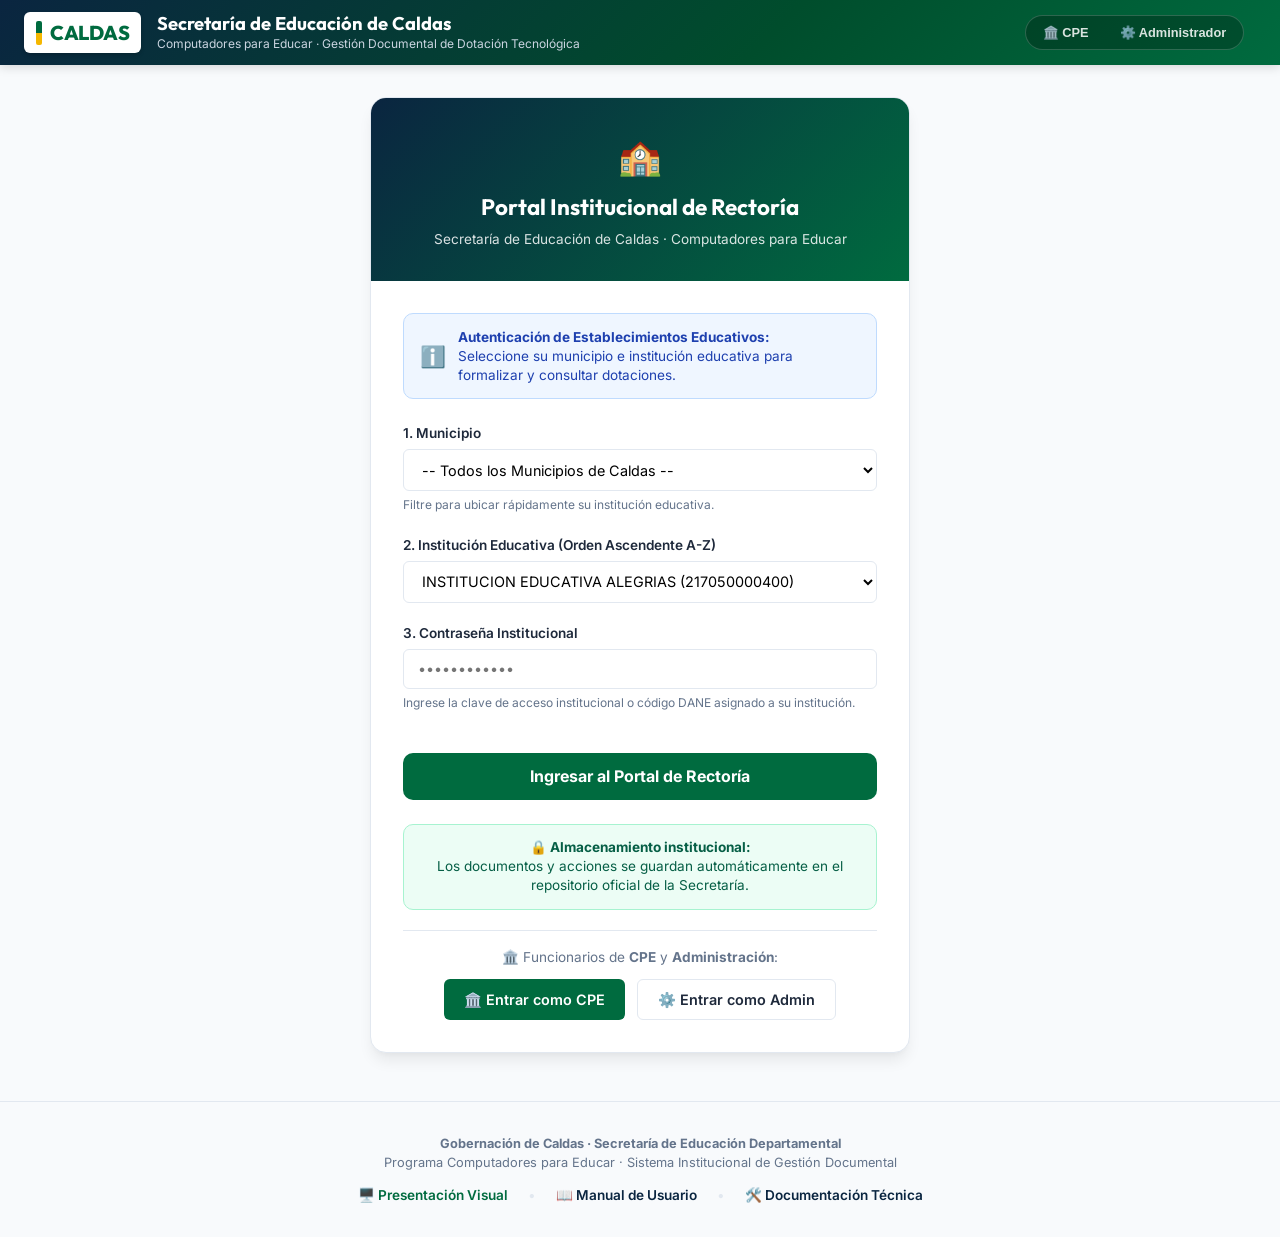
<file: index.html>
<!DOCTYPE html>
<html lang="es">
<head>
    <meta charset="UTF-8">
    <meta name="viewport" content="width=device-width, initial-scale=1.0">
    <title>Sistema de Gestión Documental | Secretaría de Educación de Caldas & Computadores para Educar</title>
    <meta name="description" content="Aplicación web estática para la generación, diligenciamiento, legalización y control de expedientes de dotación tecnológica LOG-026-F, LOG-029-F y LOG-007-F.">
    
    <!-- Tipografía Moderna Google Fonts -->
    <link rel="preconnect" href="https://fonts.googleapis.com">
    <link rel="preconnect" href="https://fonts.gstatic.com" crossorigin>
    <link href="https://fonts.googleapis.com/css2?family=Inter:wght@400;500;600;700&family=Outfit:wght@600;700;800&display=swap" rel="stylesheet">

    <!-- Estilos de Diseño Institucional -->
    <link rel="stylesheet" href="./css/styles.css">

    <!-- Google Identity Services (OAuth 2.0 Token Client) -->
    <script src="https://accounts.google.com/gsi/client" async defer></script>

    <!-- Bibliotecas Locales / CDN Fallbacks -->
    <script src="./vendor/jszip.min.js"></script>
    <script>
        if (typeof JSZip === 'undefined') {
            document.write('<script src="https://cdnjs.cloudflare.com/ajax/libs/jszip/3.10.1/jszip.min.js"><\/script>');
        }
    </script>

    <script src="./vendor/xlsx.full.min.js"></script>
    <script>
        if (typeof XLSX === 'undefined') {
            document.write('<script src="https://cdn.jsdelivr.net/npm/xlsx@0.18.5/dist/xlsx.full.min.js"><\/script>');
        }
    </script>

    <script src="./vendor/exceljs.min.js"></script>
    <script>
        if (typeof ExcelJS === 'undefined') {
            document.write('<script src="https://cdnjs.cloudflare.com/ajax/libs/exceljs/4.4.0/exceljs.min.js"><\/script>');
        }
    </script>
</head>
<body>

    <!-- ENCABEZADO INSTITUCIONAL GOBERNACIÓN DE CALDAS -->
    <header class="header-bar">
        <div class="header-container">
            <div class="brand-wrapper">
                <div class="brand-logo-badge">
                    <div class="flag-stripe"></div>
                    <span>CALDAS</span>
                </div>
                <div class="brand-titles">
                    <h1>Secretaría de Educación de Caldas</h1>
                    <p>Computadores para Educar &middot; Gestión Documental de Dotación Tecnológica</p>
                </div>
            </div>

            <div style="display: flex; align-items: center; gap: 0.75rem; flex-wrap: wrap;">
                <nav id="header-roles-nav" class="header-roles-nav">
                    <button type="button" id="header-btn-cpe" class="header-role-btn" onclick="appController.handleHeaderRoleSelect('coordinador')">
                        🏛️ CPE
                    </button>
                    <button type="button" id="header-btn-admin" class="header-role-btn" onclick="appController.handleHeaderRoleSelect('administrador')">
                        ⚙️ Administrador
                    </button>
                </nav>
                <div id="header-session-area" class="user-menu"></div>
            </div>
        </div>
    </header>

    <!-- CONTENEDOR PRINCIPAL DE LA APLICACIÓN -->
    <main class="app-layout">
        <div id="app-root">
            <div style="text-align: center; padding: 4rem 1rem;">
                <h3 style="color: var(--primary);">Cargando Sistema de Gestión Documental...</h3>
                <p style="color: var(--text-muted); font-size: 0.9rem; margin-top: 0.5rem;">Inicializando datos y plantillas institucionales.</p>
            </div>
        </div>
    </main>

    <!-- PIE DE PÁGINA -->
    <footer style="text-align: center; padding: 2rem 1rem; color: var(--text-muted); font-size: 0.8rem; border-top: 1px solid var(--border); margin-top: 3rem;">
        <p><strong>Gobernación de Caldas &middot; Secretaría de Educación Departamental</strong></p>
        <p>Programa Computadores para Educar &middot; Sistema Institucional de Gestión Documental</p>
        <div style="margin-top: 0.75rem; display: flex; justify-content: center; gap: 1.25rem; flex-wrap: wrap; font-size: 0.85rem;">
            <a href="./presentacion.html" target="_blank" style="color: var(--primary); font-weight: 600; text-decoration: none;">🖥️ Presentación Visual</a>
            <span style="color: var(--border);">&bull;</span>
            <a href="./MANUAL_USUARIO.md" target="_blank" style="color: var(--navy); font-weight: 600; text-decoration: none;">📖 Manual de Usuario</a>
            <span style="color: var(--border);">&bull;</span>
            <a href="./DOCUMENTACION_TECNICA.md" target="_blank" style="color: var(--navy); font-weight: 600; text-decoration: none;">🛠️ Documentación Técnica</a>
        </div>
    </footer>

    <!-- CONTENEDOR DE NOTIFICACIONES TOAST -->
    <div id="toast-container" class="toast-container"></div>

    <!-- ================================================================= -->
    <!-- MODALES INTERACTIVOS -->
    <!-- ================================================================= -->

    <!-- Modal 1: Devolución con Observaciones -->
    <div id="modal-return" class="modal-overlay" style="display: none;">
        <div class="modal-content">
            <div class="modal-header">
                <h3>Devolver Expediente <span id="return-target-text"></span></h3>
                <button class="modal-close" onclick="appController.closeAllModals()">&times;</button>
            </div>
            <div class="modal-body">
                <div class="form-group">
                    <label class="form-label">Motivo de la Devolución *</label>
                    <select id="return-motivo" class="form-select" required>
                        <option value="">Seleccione el motivo...</option>
                        <option value="Firma ilegible o faltante">Firma ilegible o faltante</option>
                        <option value="Inconsistencia en serial o terminal">Inconsistencia en serial o terminal</option>
                        <option value="Documento de identidad no coincide">Documento de identidad no coincide</option>
                        <option value="Datos incompletos en el acta">Datos incompletos en el acta</option>
                        <option value="Documento borroso o cortado">Documento borroso o cortado</option>
                        <option value="Otro motivo institucional">Otro motivo institucional</option>
                    </select>
                </div>
                <div class="form-group">
                    <label class="form-label">Observaciones y Correcciones Requeridas *</label>
                    <textarea id="return-observaciones" class="form-control" rows="4" placeholder="Describa detalladamente qué debe corregir el usuario..." required></textarea>
                </div>
            </div>
            <div class="modal-footer">
                <button class="btn btn-secondary" onclick="appController.closeAllModals()">Cancelar</button>
                <button class="btn btn-danger" onclick="appController.confirmReturnDoc()">Confirmar Devolución</button>
            </div>
        </div>
    </div>

    <!-- Modal 2: Carga en Nombre de Otra Persona (Actuación en Representación) -->
    <div id="modal-behalf" class="modal-overlay" style="display: none;">
        <div class="modal-content">
            <div class="modal-header">
                <h3>Cargar Documento en Nombre <span id="behalf-target-text"></span></h3>
                <button class="modal-close" onclick="appController.closeAllModals()">&times;</button>
            </div>
            <div class="modal-body">
                <p style="font-size: 0.85rem; color: var(--text-muted); margin-bottom: 1rem;">
                    Según la directriz de auditoría, se registrará su identidad real como actor y el motivo que justifica la actuación en representación.
                </p>
                <div class="form-group">
                    <label class="form-label">Motivo Institucional de la Representación *</label>
                    <input type="text" id="behalf-motivo" class="form-control" placeholder="Ej: Acudiente en zona rural sin conectividad; documento físico firmado recibido en sede." required>
                </div>
                <div class="form-group">
                    <label class="form-label">Seleccione el Archivo Firmado / Diligenciado *</label>
                    <input type="file" id="behalf-file-input" class="form-control" accept=".pdf,.docx,.jpg,.png" required>
                </div>
            </div>
            <div class="modal-footer">
                <button class="btn btn-secondary" onclick="appController.closeAllModals()">Cancelar</button>
                <button class="btn btn-primary" onclick="appController.confirmUploadOnBehalf()">Confirmar Carga</button>
            </div>
        </div>
    </div>

    <!-- Modal 3: Remisión de Formatos de Bolsa por el Rector -->
    <div id="modal-submit-bolsa" class="modal-overlay" style="display: none;">
        <div class="modal-content">
            <div class="modal-header">
                <h3>Remitir Formato de Bolsa a Coordinación</h3>
                <button class="modal-close" onclick="appController.closeAllModals()">&times;</button>
            </div>
            <div class="modal-body">
                <div class="form-group">
                    <label class="form-label">Archivo Diligenciado / Firmado (Opcional si ya se generó en el sistema)</label>
                    <input type="file" id="submit-bolsa-file" class="form-control" accept=".docx,.xlsx,.pdf">
                    <span class="form-hint">Si editó el archivo en su computador, cárguelo aquí para registrar la nueva versión.</span>
                </div>
                <div class="form-group">
                    <label class="form-label">Comentarios para el Coordinador</label>
                    <textarea id="submit-bolsa-comments" class="form-control" rows="3" placeholder="Información sobre la sede o validación en zona..."></textarea>
                </div>
            </div>
            <div class="modal-footer">
                <button class="btn btn-secondary" onclick="appController.closeAllModals()">Cancelar</button>
                <button class="btn btn-primary" onclick="appController.confirmSubmitBolsa()">Remitir al Coordinador</button>
            </div>
        </div>
    </div>

    <!-- Modal 4: Configuración de Google Drive & OAuth -->
    <div id="modal-drive-config" class="modal-overlay" style="display: none;">
        <div class="modal-content">
            <div class="modal-header">
                <h3>Parámetros de Google Drive & OAuth</h3>
                <button class="modal-close" onclick="appController.closeAllModals()">&times;</button>
            </div>
            <div class="modal-body">
                <p style="font-size: 0.85rem; color: var(--text-muted); margin-bottom: 1rem;">
                    Configure la integración directa con Google Drive sin servidores. El Client ID es público por diseño para aplicaciones web estáticas en navegador.
                </p>
                <div class="form-group">
                    <label class="form-label">Google Cloud OAuth Client ID</label>
                    <input type="text" id="config-client-id" class="form-control" placeholder="145744770636-qt8k12nfam0fmjfkpi66ct0fkq9b9n9j.apps.googleusercontent.com" value="145744770636-qt8k12nfam0fmjfkpi66ct0fkq9b9n9j.apps.googleusercontent.com">
                    <span class="form-hint">Creado en Google Cloud Console para la URL de GitHub Pages.</span>
                </div>
                <div class="form-group">
                    <label class="form-label">URL del puente de almacenamiento (Apps Script)</label>
                    <input type="url" id="config-relay-url" class="form-control" placeholder="https://script.google.com/macros/s/.../exec">
                    <span class="form-hint">Permite guardar todos los archivos y acciones en la carpeta institucional sin que los usuarios inicien sesión con Google. Ver apps-script/README.md.</span>
                </div>
                <div class="form-group">
                    <label class="form-label">Clave del puente (opcional)</label>
                    <input type="password" id="config-relay-key" class="form-control" autocomplete="off">
                    <span class="form-hint">Debe coincidir con RELAY_KEY del script, si se definió.</span>
                </div>
                <div id="config-drive-status" class="form-hint" style="margin-top: 0.5rem;"></div>
            </div>
            <div class="modal-footer">
                <button class="btn btn-secondary" onclick="appController.closeAllModals()">Cancelar</button>
                <button class="btn btn-primary" onclick="appController.saveDriveConfig()">Guardar Configuración</button>
            </div>
        </div>
    </div>

    <!-- Modal 5: Historial y Versiones del Documento -->
    <div id="modal-doc-history" class="modal-overlay" style="display: none;">
        <div class="modal-content" style="max-width: 750px;">
            <div class="modal-header">
                <h3>Historial de Versiones: <span id="history-doc-title"></span></h3>
                <button class="modal-close" onclick="appController.closeAllModals()">&times;</button>
            </div>
            <div class="modal-body">
                <div class="table-responsive">
                    <table class="table-custom">
                        <thead>
                            <tr>
                                <th>Versión</th>
                                <th>Estado</th>
                                <th>Actor</th>
                                <th>Comentarios</th>
                                <th>Fecha</th>
                            </tr>
                        </thead>
                        <tbody id="history-table-body"></tbody>
                    </table>
                </div>
            </div>
            <div class="modal-footer">
                <button class="btn btn-secondary" onclick="appController.closeAllModals()">Cerrar</button>
            </div>
        </div>
    </div>

    <!-- Modal 6: Acceso Autorizado CPE y Administrador -->
    <div id="modal-staff-login" class="modal-overlay" style="display: none;">
        <div class="modal-content" style="max-width: 480px;">
            <div class="modal-header">
                <h3 id="staff-modal-title">Acceso Oficial CPE</h3>
                <button class="modal-close" onclick="appController.closeAllModals()">&times;</button>
            </div>
            <div class="modal-body">
                <p id="staff-modal-desc" style="font-size: 0.85rem; color: var(--text-muted); margin-bottom: 1.25rem;">
                    Ingrese la contraseña institucional para continuar.
                </p>
                <input type="hidden" id="staff-login-role" value="coordinador">

                <form onsubmit="event.preventDefault(); appController.confirmStaffLogin();">
                    <div class="form-group" style="margin-bottom: 1rem;">
                        <label class="form-label" for="staff-login-password">Contraseña Institucional</label>
                        <input type="password" id="staff-login-password" class="form-control" placeholder="••••••••••••" autocomplete="current-password" required>
                    </div>
                    <div style="display: flex; justify-content: flex-end; gap: 0.5rem; margin-top: 1rem;">
                        <button type="button" class="btn btn-secondary" onclick="appController.closeAllModals()">Cancelar</button>
                        <button type="submit" id="staff-login-btn" class="btn btn-primary">Ingresar</button>
                    </div>
                </form>
            </div>
        </div>
    </div>

    <!-- Módulos de la Aplicación -->
    <script src="./js/seriales-source.js?v=20261028v18"></script>
    <script src="./js/store.js?v=20261028v18"></script>
    <script src="./js/drive.js?v=20261028v18"></script>
    <script src="./js/auth.js?v=20261028v18"></script>
    <script src="./js/generator.js?v=20261028v18"></script>
    <script src="./js/workflow.js?v=20261028v18"></script>
    <script src="./js/app.js?v=20261028v18"></script>

</body>
</html>
</file>
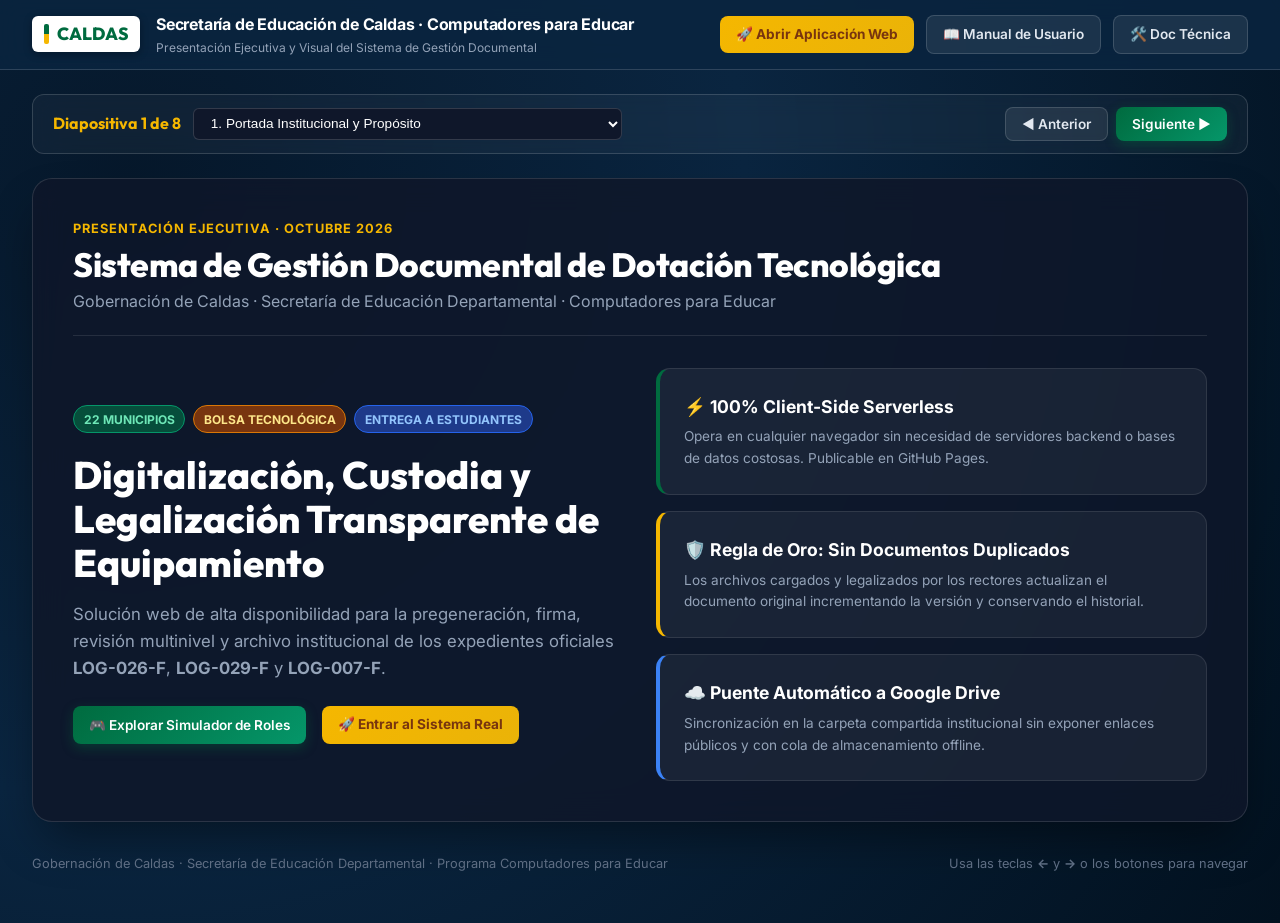
<file: presentacion.html>
<!DOCTYPE html>
<html lang="es">
<head>
    <meta charset="UTF-8">
    <meta name="viewport" content="width=device-width, initial-scale=1.0">
    <title>Presentación Visual Ejecutiva | Sistema de Gestión Documental Caldas & CPE</title>
    <meta name="description" content="Presentación visual, técnica y ejecutiva del Sistema de Gestión Documental de Dotación Tecnológica para la Secretaría de Educación de Caldas y Computadores para Educar.">

    <!-- Tipografía Institucional Google Fonts -->
    <link rel="preconnect" href="https://fonts.googleapis.com">
    <link rel="preconnect" href="https://fonts.gstatic.com" crossorigin>
    <link href="https://fonts.googleapis.com/css2?family=Inter:wght@300;400;500;600;700&family=Outfit:wght@500;600;700;800&family=JetBrains+Mono:wght@400;600&display=swap" rel="stylesheet">

    <style>
        :root {
            --primary: #006B3F;
            --primary-dark: #004D2C;
            --primary-light: #E8F5E9;
            --accent: #F5B700;
            --accent-dark: #D49B00;
            --accent-light: #FFF8E1;
            --navy: #0A2540;
            --navy-dark: #06182B;
            --navy-light: #1E3A5F;
            --text-main: #0F172A;
            --text-muted: #64748B;
            --bg-page: #0B1320;
            --bg-card: rgba(255, 255, 255, 0.96);
            --bg-glass: rgba(255, 255, 255, 0.08);
            --border-glass: rgba(255, 255, 255, 0.15);
            --border: #E2E8F0;
            --success: #10B981;
            --warning: #F59E0B;
            --danger: #EF4444;
            --font-sans: 'Inter', sans-serif;
            --font-heading: 'Outfit', sans-serif;
            --font-mono: 'JetBrains Mono', monospace;
            --shadow-xl: 0 25px 50px -12px rgba(0, 0, 0, 0.45);
        }

        * {
            box-sizing: border-box;
            margin: 0;
            padding: 0;
        }

        body {
            font-family: var(--font-sans);
            background: radial-gradient(circle at 10% 20%, #06182B 0%, #0A2540 45%, #02111F 100%);
            color: #F8FAFC;
            min-height: 100vh;
            display: flex;
            flex-direction: column;
            overflow-x: hidden;
            line-height: 1.6;
        }

        /* --- BARRA DE CONTROL SUPERIOR --- */
        .top-navbar {
            background: rgba(10, 37, 64, 0.85);
            backdrop-filter: blur(12px);
            border-bottom: 1px solid var(--border-glass);
            padding: 0.75rem 2rem;
            display: flex;
            justify-content: space-between;
            align-items: center;
            position: sticky;
            top: 0;
            z-index: 1000;
        }

        .brand-container {
            display: flex;
            align-items: center;
            gap: 1rem;
        }

        .caldas-badge {
            background: white;
            color: var(--primary);
            font-family: var(--font-heading);
            font-weight: 800;
            font-size: 1.1rem;
            padding: 0.25rem 0.75rem;
            border-radius: 6px;
            display: flex;
            align-items: center;
            gap: 0.5rem;
            box-shadow: 0 2px 8px rgba(0,0,0,0.3);
        }

        .flag-strip {
            width: 5px;
            height: 20px;
            background: linear-gradient(to bottom, var(--primary) 50%, var(--accent) 50%);
            border-radius: 2px;
        }

        .brand-text h1 {
            font-size: 1rem;
            font-weight: 700;
            color: #FFFFFF;
            letter-spacing: -0.2px;
        }

        .brand-text p {
            font-size: 0.75rem;
            color: #94A3B8;
        }

        .nav-controls {
            display: flex;
            align-items: center;
            gap: 0.75rem;
        }

        .btn {
            font-family: var(--font-sans);
            font-weight: 600;
            font-size: 0.85rem;
            padding: 0.5rem 1rem;
            border-radius: 8px;
            cursor: pointer;
            border: none;
            transition: all 0.2s ease;
            display: inline-flex;
            align-items: center;
            gap: 0.4rem;
            text-decoration: none;
        }

        .btn-primary {
            background: linear-gradient(135deg, var(--primary) 0%, #059669 100%);
            color: white;
            box-shadow: 0 4px 12px rgba(0, 107, 63, 0.4);
        }

        .btn-primary:hover {
            transform: translateY(-2px);
            box-shadow: 0 6px 16px rgba(0, 107, 63, 0.6);
        }

        .btn-accent {
            background: linear-gradient(135deg, var(--accent) 0%, #EAB308 100%);
            color: #78350F;
            font-weight: 700;
        }

        .btn-outline {
            background: rgba(255, 255, 255, 0.08);
            color: #E2E8F0;
            border: 1px solid var(--border-glass);
        }

        .btn-outline:hover {
            background: rgba(255, 255, 255, 0.16);
            color: white;
        }

        /* --- CONTENEDOR DE PRESENTACIÓN --- */
        .presentation-wrapper {
            flex: 1;
            display: flex;
            flex-direction: column;
            max-width: 1300px;
            width: 100%;
            margin: 0 auto;
            padding: 1.5rem 2rem 3rem 2rem;
        }

        /* --- BARRA DE NAVEGACIÓN DE DIAPOSITIVAS --- */
        .slide-toolbar {
            display: flex;
            justify-content: space-between;
            align-items: center;
            margin-bottom: 1.5rem;
            background: rgba(255, 255, 255, 0.04);
            border: 1px solid var(--border-glass);
            border-radius: 12px;
            padding: 0.75rem 1.25rem;
            backdrop-filter: blur(10px);
        }

        .slide-selector {
            display: flex;
            align-items: center;
            gap: 0.75rem;
        }

        .slide-counter {
            font-family: var(--font-heading);
            font-weight: 700;
            color: var(--accent);
            font-size: 1rem;
        }

        .slide-select-dropdown {
            background: #0F172A;
            color: white;
            border: 1px solid var(--border-glass);
            padding: 0.4rem 0.8rem;
            border-radius: 6px;
            font-size: 0.85rem;
            outline: none;
            cursor: pointer;
        }

        /* --- LIENZO DE LA DIAPOSITIVA (SLIDE CARD) --- */
        .slide-canvas {
            background: rgba(15, 23, 42, 0.85);
            border: 1px solid rgba(255, 255, 255, 0.12);
            border-radius: 20px;
            box-shadow: var(--shadow-xl);
            padding: 2.5rem;
            min-height: 640px;
            display: flex;
            flex-direction: column;
            position: relative;
            backdrop-filter: blur(16px);
            animation: fadeIn 0.4s ease-out;
        }

        @keyframes fadeIn {
            from { opacity: 0; transform: translateY(10px); }
            to { opacity: 1; transform: translateY(0); }
        }

        .slide-header {
            margin-bottom: 2rem;
            border-bottom: 1px solid rgba(255, 255, 255, 0.1);
            padding-bottom: 1.25rem;
            display: flex;
            justify-content: space-between;
            align-items: flex-end;
        }

        .slide-category {
            font-size: 0.8rem;
            font-weight: 700;
            text-transform: uppercase;
            letter-spacing: 1px;
            color: var(--accent);
            margin-bottom: 0.35rem;
        }

        .slide-title {
            font-family: var(--font-heading);
            font-size: 2.1rem;
            font-weight: 800;
            color: #FFFFFF;
            letter-spacing: -0.5px;
            line-height: 1.2;
        }

        .slide-subtitle {
            font-size: 1rem;
            color: #94A3B8;
            margin-top: 0.25rem;
        }

        .slide-body {
            flex: 1;
        }

        /* --- COMPONENTES VISUALES Y RECURSOS --- */
        .grid-2 {
            display: grid;
            grid-template-columns: 1fr 1fr;
            gap: 2rem;
            align-items: center;
        }

        .grid-3 {
            display: grid;
            grid-template-columns: repeat(3, 1fr);
            gap: 1.5rem;
        }

        .grid-4 {
            display: grid;
            grid-template-columns: repeat(4, 1fr);
            gap: 1rem;
        }

        .glass-box {
            background: rgba(255, 255, 255, 0.05);
            border: 1px solid rgba(255, 255, 255, 0.1);
            border-radius: 14px;
            padding: 1.5rem;
            transition: all 0.3s ease;
        }

        .glass-box:hover {
            border-color: rgba(245, 183, 0, 0.4);
            transform: translateY(-3px);
            background: rgba(255, 255, 255, 0.08);
        }

        .stat-card {
            text-align: center;
            padding: 1.5rem;
            border-radius: 14px;
            background: linear-gradient(180deg, rgba(255,255,255,0.06) 0%, rgba(255,255,255,0.02) 100%);
            border: 1px solid rgba(255,255,255,0.12);
        }

        .stat-number {
            font-family: var(--font-heading);
            font-size: 2.8rem;
            font-weight: 800;
            color: var(--accent);
            line-height: 1;
            margin-bottom: 0.5rem;
        }

        .stat-label {
            font-size: 0.85rem;
            color: #CBD5E1;
            font-weight: 500;
            text-transform: uppercase;
            letter-spacing: 0.5px;
        }

        /* --- MOCKUP INTERACTIVO DE LA APLICACIÓN --- */
        .app-window-mockup {
            background: #FFFFFF;
            color: var(--text-main);
            border-radius: 12px;
            box-shadow: 0 20px 40px rgba(0, 0, 0, 0.5);
            overflow: hidden;
            border: 1px solid #CBD5E1;
        }

        .mockup-header-bar {
            background: #0A2540;
            color: white;
            padding: 0.6rem 1rem;
            display: flex;
            justify-content: space-between;
            align-items: center;
            font-size: 0.8rem;
        }

        .mockup-dots {
            display: flex;
            gap: 6px;
        }

        .mockup-dot {
            width: 10px;
            height: 10px;
            border-radius: 50%;
        }

        .dot-red { background: #EF4444; }
        .dot-yellow { background: #F59E0B; }
        .dot-green { background: #10B981; }

        .mockup-body {
            padding: 1.25rem;
            background: #F8FAFC;
        }

        /* --- BOTONES DE PESTAÑAS INTERACTIVAS DE ROL --- */
        .role-switcher-tab {
            display: flex;
            gap: 0.5rem;
            margin-bottom: 1.25rem;
            border-bottom: 2px solid rgba(255,255,255,0.1);
            padding-bottom: 0.75rem;
        }

        .role-tab-btn {
            background: transparent;
            border: none;
            color: #94A3B8;
            font-family: var(--font-sans);
            font-weight: 600;
            font-size: 0.9rem;
            padding: 0.5rem 1rem;
            border-radius: 8px;
            cursor: pointer;
            transition: all 0.2s;
        }

        .role-tab-btn.active {
            background: var(--primary);
            color: white;
            box-shadow: 0 4px 10px rgba(0, 107, 63, 0.4);
        }

        /* --- FOOTER DE PRESENTACIÓN --- */
        .presentation-footer {
            margin-top: 2rem;
            display: flex;
            justify-content: space-between;
            align-items: center;
            color: #64748B;
            font-size: 0.8rem;
        }

        .tag-badge {
            display: inline-block;
            font-size: 0.75rem;
            font-weight: 700;
            padding: 0.2rem 0.6rem;
            border-radius: 999px;
            text-transform: uppercase;
        }

        .tag-green { background: #064E3B; color: #6EE7B7; border: 1px solid #059669; }
        .tag-gold { background: #78350F; color: #FDE68A; border: 1px solid #D97706; }
        .tag-blue { background: #1E3A8A; color: #93C5FD; border: 1px solid #2563EB; }

        /* Responsive */
        @media (max-width: 992px) {
            .grid-2, .grid-3, .grid-4 { grid-template-columns: 1fr; }
            .slide-canvas { padding: 1.5rem; }
            .slide-title { font-size: 1.6rem; }
        }
    </style>
</head>
<body>

    <!-- BARRA DE CONTROL SUPERIOR -->
    <header class="top-navbar">
        <div class="brand-container">
            <div class="caldas-badge">
                <div class="flag-strip"></div>
                <span>CALDAS</span>
            </div>
            <div class="brand-text">
                <h1>Secretaría de Educación de Caldas &middot; Computadores para Educar</h1>
                <p>Presentación Ejecutiva y Visual del Sistema de Gestión Documental</p>
            </div>
        </div>
        <div class="nav-controls">
            <a href="./index.html" target="_blank" class="btn btn-accent" title="Abrir la aplicación funcional en otra pestaña">
                🚀 Abrir Aplicación Web
            </a>
            <a href="./MANUAL_USUARIO.md" target="_blank" class="btn btn-outline" title="Ver el Manual de Usuario">
                📖 Manual de Usuario
            </a>
            <a href="./DOCUMENTACION_TECNICA.md" target="_blank" class="btn btn-outline" title="Ver la Documentación Técnica">
                🛠️ Doc Técnica
            </a>
        </div>
    </header>

    <!-- CONTENEDOR PRINCIPAL -->
    <main class="presentation-wrapper">

        <!-- BARRA DE NAVEGACIÓN DE DIAPOSITIVAS -->
        <div class="slide-toolbar">
            <div class="slide-selector">
                <span class="slide-counter" id="slide-indicator">Diapositiva 1 de 8</span>
                <select id="slide-select" class="slide-select-dropdown" onchange="goToSlide(parseInt(this.value))">
                    <option value="1">1. Portada Institucional y Propósito</option>
                    <option value="2">2. El Desafío y la Solución Tecnológica</option>
                    <option value="3">3. Arquitectura 100% Client-Side Serverless</option>
                    <option value="4">4. Los Tres Formatos Oficiales (LOG-026, LOG-029, LOG-007)</option>
                    <option value="5">5. Tour Visual Interactivo por Roles</option>
                    <option value="6">6. Máquina de Estados y Regla de No Duplicidad</option>
                    <option value="7">7. Cobertura Departamental y Cifras Clave</option>
                    <option value="8">8. Seguridad, Auditoría y Google Drive</option>
                </select>
            </div>

            <div style="display: flex; gap: 0.5rem;">
                <button class="btn btn-outline" onclick="prevSlide()" id="btn-prev" title="Diapositiva anterior (Flecha Izquierda)">
                    ◀ Anterior
                </button>
                <button class="btn btn-primary" onclick="nextSlide()" id="btn-next" title="Siguiente diapositiva (Flecha Derecha o Espacio)">
                    Siguiente ▶
                </button>
            </div>
        </div>

        <!-- LIENZO DINÁMICO DE LA DIAPOSITIVA -->
        <section class="slide-canvas" id="slide-container">
            <!-- El contenido se inyecta dinámicamente con JavaScript -->
        </section>

        <!-- FOOTER -->
        <footer class="presentation-footer">
            <span>Gobernación de Caldas &middot; Secretaría de Educación Departamental &middot; Programa Computadores para Educar</span>
            <span>Usa las teclas <strong>←</strong> y <strong>→</strong> o los botones para navegar</span>
        </footer>

    </main>

    <!-- SCRIPT DE CONTROL DE LA PRESENTACIÓN -->
    <script>
        const slidesData = [
            // =====================================================================
            // SLIDE 1: PORTADA INSTITUCIONAL
            // =====================================================================
            {
                category: "Presentación Ejecutiva &middot; Octubre 2026",
                title: "Sistema de Gestión Documental de Dotación Tecnológica",
                subtitle: "Gobernación de Caldas &middot; Secretaría de Educación Departamental &middot; Computadores para Educar",
                render: () => `
                    <div class="grid-2" style="height: 100%; align-items: stretch;">
                        <div style="display: flex; flex-direction: column; justify-content: center;">
                            <div style="display: flex; gap: 0.5rem; margin-bottom: 1.25rem;">
                                <span class="tag-badge tag-green">22 Municipios</span>
                                <span class="tag-badge tag-gold">Bolsa Tecnológica</span>
                                <span class="tag-badge tag-blue">Entrega a Estudiantes</span>
                            </div>
                            <h2 style="font-family: var(--font-heading); font-size: 2.4rem; font-weight: 800; line-height: 1.15; color: white; margin-bottom: 1rem;">
                                Digitalización, Custodia y Legalización Transparente de Equipamiento
                            </h2>
                            <p style="color: #94A3B8; font-size: 1.05rem; margin-bottom: 1.5rem;">
                                Solución web de alta disponibilidad para la pregeneración, firma, revisión multinivel y archivo institucional de los expedientes oficiales <strong>LOG-026-F</strong>, <strong>LOG-029-F</strong> y <strong>LOG-007-F</strong>.
                            </p>
                            <div style="display: flex; gap: 1rem; flex-wrap: wrap;">
                                <button class="btn btn-primary btn-lg" onclick="goToSlide(5)">
                                    🎮 Explorar Simulador de Roles
                                </button>
                                <a href="./index.html" target="_blank" class="btn btn-accent btn-lg">
                                    🚀 Entrar al Sistema Real
                                </a>
                            </div>
                        </div>

                        <div style="display: flex; flex-direction: column; justify-content: center; gap: 1rem;">
                            <div class="glass-box" style="border-left: 4px solid var(--primary);">
                                <h4 style="color: white; font-size: 1.1rem; margin-bottom: 0.35rem;">⚡ 100% Client-Side Serverless</h4>
                                <p style="color: #94A3B8; font-size: 0.85rem;">Opera en cualquier navegador sin necesidad de servidores backend o bases de datos costosas. Publicable en GitHub Pages.</p>
                            </div>
                            <div class="glass-box" style="border-left: 4px solid var(--accent);">
                                <h4 style="color: white; font-size: 1.1rem; margin-bottom: 0.35rem;">🛡️ Regla de Oro: Sin Documentos Duplicados</h4>
                                <p style="color: #94A3B8; font-size: 0.85rem;">Los archivos cargados y legalizados por los rectores actualizan el documento original incrementando la versión y conservando el historial.</p>
                            </div>
                            <div class="glass-box" style="border-left: 4px solid #3B82F6;">
                                <h4 style="color: white; font-size: 1.1rem; margin-bottom: 0.35rem;">☁️ Puente Automático a Google Drive</h4>
                                <p style="color: #94A3B8; font-size: 0.85rem;">Sincronización en la carpeta compartida institucional sin exponer enlaces públicos y con cola de almacenamiento offline.</p>
                            </div>
                        </div>
                    </div>
                `
            },

            // =====================================================================
            // SLIDE 2: EL DESAFÍO Y LA SOLUCIÓN
            // =====================================================================
            {
                category: "Diagnóstico & Transformación Digital",
                title: "Del Trámite Físico a la Gestión Digital Certificada",
                subtitle: "Superando los obstáculos de distancia geográfica, conectividad y dispersión de seriales",
                render: () => `
                    <div class="grid-2" style="height: 100%;">
                        <div class="glass-box" style="background: rgba(239, 68, 68, 0.06); border-color: rgba(239, 68, 68, 0.25);">
                            <div style="display: flex; align-items: center; gap: 0.5rem; margin-bottom: 1rem;">
                                <span style="font-size: 1.5rem;">⚠️</span>
                                <h3 style="color: #FCA5A5; font-size: 1.3rem;">Antes: Retos del Proceso Manual</h3>
                            </div>
                            <ul style="color: #CBD5E1; font-size: 0.95rem; list-style: none; display: flex; flex-direction: column; gap: 0.9rem;">
                                <li>❌ <strong>Dispersión de formatos:</strong> Archivos Word y Excel diligenciados a mano con errores tipográficos en seriales y radicados.</li>
                                <li>❌ <strong>Distancia y conectividad:</strong> Dificultad para que acudientes de zonas rurales legalicen la recepción de tabletas.</li>
                                <li>❌ <strong>Expedientes huérfanos:</strong> Múltiples versiones no controladas de actas sin trazabilidad de quién aprobó o devolvió.</li>
                                <li>❌ <strong>Riesgo en auditorías:</strong> Consolidación manual dispendiosa al momento de rendir cuentas a MinTIC y Contraloría.</li>
                            </ul>
                        </div>

                        <div class="glass-box" style="background: rgba(16, 185, 129, 0.06); border-color: rgba(16, 185, 129, 0.25);">
                            <div style="display: flex; align-items: center; gap: 0.5rem; margin-bottom: 1rem;">
                                <span style="font-size: 1.5rem;">✅</span>
                                <h3 style="color: #6EE7B7; font-size: 1.3rem;">Ahora: Con el Sistema Institucional</h3>
                            </div>
                            <ul style="color: #CBD5E1; font-size: 0.95rem; list-style: none; display: flex; flex-direction: column; gap: 0.9rem;">
                                <li>✔️ <strong>Pregeneración exacta:</strong> Todos los formatos se producen listos para firmar con los datos y seriales verificados.</li>
                                <li>✔️ <strong>Carga centralizada en Rectoría:</strong> El rector formaliza la entrega física en la sede y digitaliza las actas firmadas en la plataforma.</li>
                                <li>✔️ <strong>Versión única por expediente:</strong> Las correcciones actualizan el mismo documento (v01, v02, v03) con bitácora inmutable.</li>
                                <li>✔️ <strong>Descarga masiva con un clic:</strong> Paquetes ZIP estructurados con su <code>MANIFIESTO_DOCUMENTAL.csv</code> oficial.</li>
                            </ul>
                        </div>
                    </div>
                `
            },

            // =====================================================================
            // SLIDE 3: ARQUITECTURA TÉCNICA
            // =====================================================================
            {
                category: "Arquitectura de Software",
                title: "Arquitectura Serverless 100% Client-Side",
                subtitle: "Alta resiliencia, cero costo de servidores y máxima seguridad de datos",
                render: () => `
                    <div style="display: flex; flex-direction: column; gap: 1.5rem;">
                        <div class="grid-3">
                            <div class="glass-box" style="border-top: 4px solid var(--primary);">
                                <h4 style="color: white; margin-bottom: 0.5rem;">1. Capa de Presentación (SPA)</h4>
                                <p style="font-size: 0.85rem; color: #94A3B8; margin-bottom: 0.75rem;">HTML5 semántico, CSS institucional modular y JavaScript ES2022 desacoplado.</p>
                                <span class="tag-badge tag-green">index.html &middot; app.js</span>
                            </div>

                            <div class="glass-box" style="border-top: 4px solid var(--accent);">
                                <h4 style="color: white; margin-bottom: 0.5rem;">2. Motores en Navegador</h4>
                                <p style="font-size: 0.85rem; color: #94A3B8; margin-bottom: 0.75rem;">Manipulación binaria OpenXML (JSZip, ExcelJS, SheetJS) sin librerías de servidor.</p>
                                <span class="tag-badge tag-gold">generator.js &middot; workflow.js</span>
                            </div>

                            <div class="glass-box" style="border-top: 4px solid #3B82F6;">
                                <h4 style="color: white; margin-bottom: 0.5rem;">3. Persistencia Dual</h4>
                                <p style="font-size: 0.85rem; color: #94A3B8; margin-bottom: 0.75rem;">IndexedDB local para binarios y puente seguro en Google Apps Script para Drive.</p>
                                <span class="tag-badge tag-blue">store.js &middot; drive.js &middot; Code.gs</span>
                            </div>
                        </div>

                        <div class="glass-box" style="background: rgba(10, 37, 64, 0.7);">
                            <h4 style="color: var(--accent); margin-bottom: 0.75rem; font-family: var(--font-heading);">Flujo de Datos y Resiliencia Offline:</h4>
                            <div style="display: flex; justify-content: space-between; align-items: center; flex-wrap: wrap; gap: 1rem; font-size: 0.85rem; color: #E2E8F0;">
                                <div style="background: rgba(255,255,255,0.06); padding: 0.75rem 1rem; border-radius: 8px;">
                                    <strong>1. Acción del Usuario</strong><br><small style="color: #94A3B8;">Firma, subida o aprobación</small>
                                </div>
                                <span style="color: var(--accent); font-weight: bold;">➔</span>
                                <div style="background: rgba(255,255,255,0.06); padding: 0.75rem 1rem; border-radius: 8px;">
                                    <strong>2. IndexedDB & Estado</strong><br><small style="color: #94A3B8;">Guarda blob binario y versión</small>
                                </div>
                                <span style="color: var(--accent); font-weight: bold;">➔</span>
                                <div style="background: rgba(255,255,255,0.06); padding: 0.75rem 1rem; border-radius: 8px;">
                                    <strong>3. Puente Apps Script</strong><br><small style="color: #94A3B8;">POST JSON Base64 cifrado</small>
                                </div>
                                <span style="color: var(--accent); font-weight: bold;">➔</span>
                                <div style="background: rgba(255,255,255,0.06); padding: 0.75rem 1rem; border-radius: 8px;">
                                    <strong>4. Google Drive Oficial</strong><br><small style="color: #94A3B8;">Carpeta {Mpio}/{IE}/{Sede}</small>
                                </div>
                            </div>
                        </div>
                    </div>
                `
            },

            // =====================================================================
            // SLIDE 4: LOS 3 FORMATOS OFICIALES
            // =====================================================================
            {
                category: "Estandarización Documental",
                title: "Los Tres Formatos Oficiales Institucionales",
                subtitle: "Generación binaria automatizada cumpliendo especificaciones de calidad y catálogos de CPE",
                render: () => `
                    <div class="grid-3" style="height: 100%;">
                        <div class="glass-box" style="display: flex; flex-direction: column; justify-content: space-between;">
                            <div>
                                <span class="tag-badge tag-green" style="margin-bottom: 0.75rem;">Word (.docx)</span>
                                <h3 style="color: white; font-size: 1.25rem; margin-bottom: 0.5rem;">LOG-026-F</h3>
                                <p style="color: var(--accent); font-size: 0.85rem; font-weight: 600; margin-bottom: 0.75rem;">Acta de Verificación y Legalización de Bolsa</p>
                                <ul style="color: #94A3B8; font-size: 0.8rem; display: flex; flex-direction: column; gap: 0.5rem;">
                                    <li>• Inyección en encabezado del <strong>Radicado Sede</strong> con preservación de <code>NUMPAGES</code>.</li>
                                    <li>• Cuadrícula de tabla de 6 columnas ajustada exactamente a <strong>19 cm (10.772 dxa)</strong>.</li>
                                    <li>• Tipografía oficial Arial Narrow y señor(a) Profesional de Logística de CPE.</li>
                                </ul>
                            </div>
                            <div style="margin-top: 1rem; border-top: 1px solid rgba(255,255,255,0.1); padding-top: 0.75rem;">
                                <small style="color: #64748B;">Aplica a Sedes con Bolsa</small>
                            </div>
                        </div>

                        <div class="glass-box" style="display: flex; flex-direction: column; justify-content: space-between;">
                            <div>
                                <span class="tag-badge tag-gold" style="margin-bottom: 0.75rem;">Excel (.xlsx)</span>
                                <h3 style="color: white; font-size: 1.25rem; margin-bottom: 0.5rem;">LOG-029-F</h3>
                                <p style="color: var(--accent); font-size: 0.85rem; font-weight: 600; margin-bottom: 0.75rem;">Informe Validación Técnica de Bolsa</p>
                                <ul style="color: #94A3B8; font-size: 0.8rem; display: flex; flex-direction: column; gap: 0.5rem;">
                                    <li>• Conservación estricta de hojas protegidas: <code>Catalogo de Elementos</code> y <code>Lista Elementos</code>.</li>
                                    <li>• Mapeo estricto al catálogo oficial de CPE (portátiles, 3D, kits STEM, Micro:bit, Arduino, Jetson).</li>
                                    <li>• Llenado automatizado de la hoja <code>Formulario</code> sin romper validaciones.</li>
                                </ul>
                            </div>
                            <div style="margin-top: 1rem; border-top: 1px solid rgba(255,255,255,0.1); padding-top: 0.75rem;">
                                <small style="color: #64748B;">Aplica a Sedes con Bolsa</small>
                            </div>
                        </div>

                        <div class="glass-box" style="display: flex; flex-direction: column; justify-content: space-between;">
                            <div>
                                <span class="tag-badge tag-blue" style="margin-bottom: 0.75rem;">Word (.docx)</span>
                                <h3 style="color: white; font-size: 1.25rem; margin-bottom: 0.5rem;">LOG-007-F</h3>
                                <p style="color: var(--accent); font-size: 0.85rem; font-weight: 600; margin-bottom: 0.75rem;">Legalización y Entrega a Estudiantes</p>
                                <ul style="color: #94A3B8; font-size: 0.8rem; display: flex; flex-direction: column; gap: 0.5rem;">
                                    <li>• Prellenado con matrícula SIMAT: estudiante, documento, grado y acudiente.</li>
                                    <li>• Inyección del <strong>Serial Oficial de la Terminal</strong> asignada.</li>
                                    <li>• Descarga directa en Word y carga de comprobante firmado.</li>
                                </ul>
                            </div>
                            <div style="margin-top: 1rem; border-top: 1px solid rgba(255,255,255,0.1); padding-top: 0.75rem;">
                                <small style="color: #64748B;">Aplica a Estudiantes Focalizados</small>
                            </div>
                        </div>
                    </div>
                `
            },

            // =====================================================================
            // SLIDE 5: TOUR INTERACTIVO POR ROLES
            // =====================================================================
            {
                category: "Simulador de Experiencia de Usuario",
                title: "Experiencia Adaptativa según el Rol Institucional",
                subtitle: "Haga clic en las pestañas para simular cómo visualiza e interactúa cada usuario con el sistema",
                render: () => `
                    <div style="display: flex; flex-direction: column; gap: 1rem;">
                        <div class="role-switcher-tab">
                            <button class="role-tab-btn active" onclick="switchRoleDemo('rector', this)">🏫 1. Rector(a): Bolsa Tecnológica</button>
                            <button class="role-tab-btn" onclick="switchRoleDemo('rector-estudiantes', this)">🎓 2. Rector(a): Carga Estudiantes (LOG-007)</button>
                            <button class="role-tab-btn" onclick="switchRoleDemo('coordinador', this)">🏛️ 3. Coordinador CPE</button>
                            <button class="role-tab-btn" onclick="switchRoleDemo('administrador', this)">⚙️ 4. Administrador</button>
                        </div>

                        <div id="role-demo-container">
                            <!-- Se renderiza por switchRoleDemo() -->
                        </div>
                    </div>
                `,
                onMount: () => switchRoleDemo('rector')
            },

            // =====================================================================
            // SLIDE 6: MÁQUINA DE ESTADOS Y NO DUPLICIDAD
            // =====================================================================
            {
                category: "Flujo Documental y Auditoría",
                title: "Ciclo de Vida Documental y Regla de No Duplicidad",
                subtitle: "Garantía de integridad: los documentos cargados actualizan el expediente original",
                render: () => `
                    <div class="grid-2" style="height: 100%;">
                        <div class="glass-box" style="display: flex; flex-direction: column; justify-content: space-around;">
                            <h4 style="color: var(--accent); margin-bottom: 0.5rem; font-family: var(--font-heading);">Fases del Ciclo de Vida:</h4>
                            
                            <div style="display: flex; align-items: center; gap: 0.75rem;">
                                <div style="background: var(--navy-light); border: 1px solid var(--accent); width: 34px; height: 34px; border-radius: 50%; display: flex; align-items: center; justify-content: center; font-weight: bold; color: var(--accent);">1</div>
                                <div><strong style="color: white;">Generado (v01):</strong><br><small style="color: #94A3B8;">Pregeneración automática con datos institucionales.</small></div>
                            </div>

                            <div style="display: flex; align-items: center; gap: 0.75rem;">
                                <div style="background: var(--navy-light); border: 1px solid #3B82F6; width: 34px; height: 34px; border-radius: 50%; display: flex; align-items: center; justify-content: center; font-weight: bold; color: #60A5FA;">2</div>
                                <div><strong style="color: white;">Firma Física y Carga por Rectoría:</strong><br><small style="color: #94A3B8;">El rector formaliza la entrega, recaba la firma física y digitaliza el acta en la plataforma.</small></div>
                            </div>

                            <div style="display: flex; align-items: center; gap: 0.75rem;">
                                <div style="background: var(--navy-light); border: 1px solid var(--warning); width: 34px; height: 34px; border-radius: 50%; display: flex; align-items: center; justify-content: center; font-weight: bold; color: var(--warning);">3</div>
                                <div><strong style="color: white;">En revisión del coordinador CPE:</strong><br><small style="color: #94A3B8;">El equipo de CPE valida la legibilidad de la firma y datos del serial asignado.</small></div>
                            </div>

                            <div style="display: flex; align-items: center; gap: 0.75rem;">
                                <div style="background: var(--navy-light); border: 1px solid var(--success); width: 34px; height: 34px; border-radius: 50%; display: flex; align-items: center; justify-content: center; font-weight: bold; color: var(--success);">4</div>
                                <div><strong style="color: white;">Aprobado formalmente:</strong><br><small style="color: #94A3B8;">Validación definitiva de CPE y sincronización oficial en Drive.</small></div>
                            </div>
                        </div>

                        <div class="glass-box" style="border-left: 4px solid var(--primary); display: flex; flex-direction: column; justify-content: center;">
                            <h4 style="color: white; font-size: 1.2rem; margin-bottom: 0.75rem;">🛡️ Principio de Conservación de Identificador</h4>
                            <p style="color: #CBD5E1; font-size: 0.9rem; margin-bottom: 1rem;">
                                En los sistemas tradicionales, cada vez que un usuario sube un archivo corregido se genera un nuevo registro duplicado.
                            </p>
                            <p style="color: #CBD5E1; font-size: 0.9rem; margin-bottom: 1rem;">
                                En nuestra solución, el documento mantiene de forma permanente su identificador único (ej: <code>DOC-007-1059812839</code>). Cada subida:
                            </p>
                            <ul style="color: #94A3B8; font-size: 0.85rem; display: flex; flex-direction: column; gap: 0.5rem;">
                                <li>✔️ Incrementa automáticamente la versión (<code>v01 ➔ v02 ➔ v03</code>).</li>
                                <li>✔️ Almacena el nuevo archivo como la versión activa.</li>
                                <li>✔️ Mantiene el histórico inmutable con actor, fecha y observaciones.</li>
                                <li>✔️ Permite consultar el historial completo en cualquier momento.</li>
                            </ul>
                        </div>
                    </div>
                `
            },

            // =====================================================================
            // SLIDE 7: COBERTURA Y CIFRAS CLAVE
            // =====================================================================
            {
                category: "Impacto Territorial en Caldas",
                title: "Cobertura Departamental y Cifras Clave",
                subtitle: "Control preciso de cada terminal y elemento entregado en las subregiones de Caldas",
                render: () => `
                    <div style="display: flex; flex-direction: column; gap: 1.5rem;">
                        <div class="grid-4">
                            <div class="stat-card">
                                <div class="stat-number">22</div>
                                <div class="stat-label">Municipios Atendidos</div>
                            </div>
                            <div class="stat-card">
                                <div class="stat-number">38</div>
                                <div class="stat-label">Sedes con Bolsa Tecnológica</div>
                            </div>
                            <div class="stat-card">
                                <div class="stat-number">90</div>
                                <div class="stat-label">Estudiantes Beneficiarios</div>
                            </div>
                            <div class="stat-card">
                                <div class="stat-number">100%</div>
                                <div class="stat-label">Trazabilidad de Seriales</div>
                            </div>
                        </div>

                        <div class="grid-2">
                            <div class="glass-box">
                                <h4 style="color: var(--accent); margin-bottom: 0.5rem; font-family: var(--font-heading);">Equipamiento de Bolsa Tecnológica:</h4>
                                <p style="font-size: 0.85rem; color: #94A3B8; margin-bottom: 0.75rem;">
                                    Laboratorios de innovación educativa entregados en las sedes:
                                </p>
                                <div style="display: flex; flex-wrap: wrap; gap: 0.4rem; font-size: 0.75rem;">
                                    <span class="tag-badge tag-green">Portátiles de Diseño</span>
                                    <span class="tag-badge tag-green">Torres Desktop</span>
                                    <span class="tag-badge tag-green">Impresoras 3D</span>
                                    <span class="tag-badge tag-green">Pantallas Interactivas</span>
                                    <span class="tag-badge tag-green">Kits Micro:bit</span>
                                    <span class="tag-badge tag-green">Kits Arduino y Raspberry</span>
                                    <span class="tag-badge tag-green">Jetson Nano IA</span>
                                    <span class="tag-badge tag-green">Sensores Agrointeligentes</span>
                                </div>
                            </div>

                            <div class="glass-box">
                                <h4 style="color: var(--accent); margin-bottom: 0.5rem; font-family: var(--font-heading);">Salidas y Reportes Automatizados:</h4>
                                <ul style="color: #CBD5E1; font-size: 0.85rem; display: flex; flex-direction: column; gap: 0.5rem;">
                                    <li>📊 <strong>Acta Consolidada LOG-007 en Excel:</strong> Generación instantánea por institución o para todo el departamento.</li>
                                    <li>📦 <strong>Paquetes Masivos ZIP:</strong> Descarga con manifiesto CSV para archivo de gestión y auditoría.</li>
                                    <li>💾 <strong>Respaldo JSON Completo:</strong> Copia de seguridad exportable con un solo clic.</li>
                                </ul>
                            </div>
                        </div>
                    </div>
                `
            },

            // =====================================================================
            // SLIDE 8: SEGURIDAD Y GOOGLE DRIVE
            // =====================================================================
            {
                category: "Seguridad y Custodia Institucional",
                title: "Seguridad Zero-Trust y Almacenamiento en Google Drive",
                subtitle: "Privacidad garantizada sin exponer enlaces sensibles ni credenciales en código",
                render: () => `
                    <div class="grid-2" style="height: 100%;">
                        <div class="glass-box" style="display: flex; flex-direction: column; justify-content: space-around;">
                            <div style="display: flex; gap: 0.75rem; align-items: flex-start;">
                                <span style="font-size: 1.5rem;">🔒</span>
                                <div>
                                    <h4 style="color: white; font-size: 1.05rem;">Seguridad Criptográfica SHA-256</h4>
                                    <p style="color: #94A3B8; font-size: 0.85rem;">Las credenciales institucionales de CPE y Administrador se validan mediante la API nativa <code>SubtleCrypto</code>. No existen claves en texto plano en el repositorio.</p>
                                </div>
                            </div>

                            <div style="display: flex; gap: 0.75rem; align-items: flex-start;">
                                <span style="font-size: 1.5rem;">📁</span>
                                <div>
                                    <h4 style="color: white; font-size: 1.05rem;">Puente Seguro Apps Script (Relay)</h4>
                                    <p style="color: #94A3B8; font-size: 0.85rem;">Los rectores y directivos docentes guardan archivos directamente en la carpeta compartida oficial sin necesidad de tener cuenta Google institucional y sin ver el enlace del Drive.</p>
                                </div>
                            </div>

                            <div style="display: flex; gap: 0.75rem; align-items: flex-start;">
                                <span style="font-size: 1.5rem;">📶</span>
                                <div>
                                    <h4 style="color: white; font-size: 1.05rem;">Cola Offline Resiliente</h4>
                                    <p style="color: #94A3B8; font-size: 0.85rem;">Si la conexión se interrumpe, las acciones quedan en cola local segura y se envían de forma desatendida al restablecerse la red.</p>
                                </div>
                            </div>
                        </div>

                        <div class="glass-box" style="background: rgba(10, 37, 64, 0.9); font-family: var(--font-mono); font-size: 0.8rem; color: #93C5FD; display: flex; flex-direction: column; justify-content: center;">
                            <span style="color: var(--accent); margin-bottom: 0.5rem;"># Estructura Normalizada en Google Drive:</span>
                            <pre style="line-height: 1.4; white-space: pre-wrap;">
📁 Bolsa_Tecnologica_Caldas/
   ├── 📁 {Municipio}/
   │   └── 📁 {Institucion_Educativa}/
   │       └── 📁 {Nombre_Sede}/
   │           ├── 📁 LOG-026-F/
   │           ├── 📁 LOG-029-F/
   │           └── 📁 LOG-007-F/
   │               └── 📁 {Doc_Estudiante}/
   ├── 📁 Historial/
   │   └── 📊 Bitacora_Auditoria (Sheets)
   └── 📁 Indices/
       └── 📄 indice_general.json
                            </pre>
                        </div>
                    </div>
                `
            }
        ];

        let currentSlideIndex = 0;

        function renderSlide(index) {
            if (index < 0 || index >= slidesData.length) return;
            currentSlideIndex = index;

            const slide = slidesData[index];
            const container = document.getElementById('slide-container');
            const indicator = document.getElementById('slide-indicator');
            const selectDropdown = document.getElementById('slide-select');
            const btnPrev = document.getElementById('btn-prev');
            const btnNext = document.getElementById('btn-next');

            indicator.textContent = `Diapositiva ${index + 1} de ${slidesData.length}`;
            selectDropdown.value = (index + 1).toString();

            btnPrev.disabled = (index === 0);
            btnNext.disabled = (index === slidesData.length - 1);

            container.innerHTML = `
                <div class="slide-header">
                    <div>
                        <div class="slide-category">${slide.category}</div>
                        <h2 class="slide-title">${slide.title}</h2>
                        <div class="slide-subtitle">${slide.subtitle}</div>
                    </div>
                </div>
                <div class="slide-body">
                    ${slide.render()}
                </div>
            `;

            if (slide.onMount) {
                slide.onMount();
            }
        }

        function nextSlide() {
            if (currentSlideIndex < slidesData.length - 1) {
                renderSlide(currentSlideIndex + 1);
            }
        }

        function prevSlide() {
            if (currentSlideIndex > 0) {
                renderSlide(currentSlideIndex - 1);
            }
        }

        function goToSlide(slideNum) {
            renderSlide(slideNum - 1);
        }

        // Navegación con teclado
        document.addEventListener('keydown', (e) => {
            if (e.key === 'ArrowRight' || e.key === 'PageDown' || (e.key === ' ' && e.target === document.body)) {
                e.preventDefault();
                nextSlide();
            } else if (e.key === 'ArrowLeft' || e.key === 'PageUp') {
                e.preventDefault();
                prevSlide();
            }
        });

        // SIMULADOR DE ROLES
        function switchRoleDemo(role, clickedBtn) {
            if (clickedBtn) {
                document.querySelectorAll('.role-tab-btn').forEach(b => b.classList.remove('active'));
                clickedBtn.classList.add('active');
            }

            const target = document.getElementById('role-demo-container');
            if (!target) return;

            if (role === 'rector') {
                target.innerHTML = `
                    <div class="app-window-mockup">
                        <div class="mockup-header-bar">
                            <div class="mockup-dots"><span class="mockup-dot dot-red"></span><span class="mockup-dot dot-yellow"></span><span class="mockup-dot dot-green"></span></div>
                            <span>Portal Institucional de Rectoría &middot; Caldas</span>
                            <span class="tag-badge tag-gold">Rol: Rector(a)</span>
                        </div>
                        <div class="mockup-body">
                            <div style="background: white; border-radius: 8px; padding: 1rem; border: 1px solid var(--border); margin-bottom: 1rem; display: flex; justify-content: space-between; align-items: center; flex-wrap: wrap; gap: 0.5rem;">
                                <div>
                                    <span style="font-size: 0.75rem; color: var(--text-muted); text-transform: uppercase;">Institución Educativa:</span>
                                    <h4 style="color: var(--navy); margin: 0;">I.E. ESCUELA NORMAL SUPERIOR CLAUDINA MUNERA</h4>
                                </div>
                                <div style="display: flex; gap: 0.5rem;">
                                    <span style="background: #EFF6FF; color: #1E40AF; padding: 0.3rem 0.6rem; border-radius: 6px; font-size: 0.75rem; font-weight: 600;">Municipio: AGUADAS</span>
                                    <button class="btn btn-primary" style="padding: 0.3rem 0.6rem; font-size: 0.75rem;">📊 Descargar Acta Consolidada LOG-007</button>
                                </div>
                            </div>

                            <div style="background: white; border-radius: 8px; border: 1px solid var(--border); overflow: hidden;">
                                <table style="width: 100%; border-collapse: collapse; font-size: 0.8rem; text-align: left;">
                                    <thead style="background: #F1F5F9; border-bottom: 1px solid var(--border);">
                                        <tr>
                                            <th style="padding: 0.6rem;">Estudiante Beneficiario</th>
                                            <th style="padding: 0.6rem;">Acudiente</th>
                                            <th style="padding: 0.6rem;">Estado</th>
                                            <th style="padding: 0.6rem;">Acciones de Rectoría</th>
                                        </tr>
                                    </thead>
                                    <tbody>
                                        <tr style="border-bottom: 1px solid #F1F5F9;">
                                            <td style="padding: 0.6rem;"><strong>CARLOS MARIO PÉREZ</strong><br><small style="color: var(--text-muted);">🔑 Serial: CPETAB-849102</small></td>
                                            <td style="padding: 0.6rem;">María Elena Pérez<br><small style="color: var(--text-muted);">Doc: 30.294.102</small></td>
                                            <td style="padding: 0.6rem;"><span style="background: #FEF3C7; color: #92400E; padding: 2px 8px; border-radius: 10px; font-weight: 600; font-size: 0.75rem;">En revisión del rector</span></td>
                                            <td style="padding: 0.6rem;">
                                                <button class="btn btn-primary" style="padding: 2px 6px; font-size: 0.7rem;">Aprobar</button>
                                                <button class="btn btn-outline" style="padding: 2px 6px; font-size: 0.7rem; color: #DC2626; border-color: #FCA5A5;">Devolver</button>
                                                <button class="btn btn-accent" style="padding: 2px 6px; font-size: 0.7rem;">Cargar por Acudiente</button>
                                            </td>
                                        </tr>
                                    </tbody>
                                </table>
                            </div>
                        </div>
                    </div>
                `;
            } else if (role === 'rector-estudiantes') {
                target.innerHTML = `
                    <div class="app-window-mockup">
                        <div class="mockup-header-bar">
                            <div class="mockup-dots"><span class="mockup-dot dot-red"></span><span class="mockup-dot dot-yellow"></span><span class="mockup-dot dot-green"></span></div>
                            <span>Portal de Rectoría &middot; Pestaña Legalización Estudiantes (LOG-007)</span>
                            <span class="tag-badge tag-gold">Rol: Rector(a)</span>
                        </div>
                        <div class="mockup-body">
                            <div style="background: #EFF6FF; border: 1px solid #BFDBFE; border-radius: 8px; padding: 0.75rem 1rem; margin-bottom: 1rem; display: flex; align-items: center; gap: 0.75rem;">
                                <span style="font-size: 1.3rem;">ℹ️</span>
                                <div style="font-size: 0.85rem; color: #1E40AF;">
                                    <strong>Gestión Centralizada en Sede:</strong> Descargue el formato prellenado, formalice la entrega física al acudiente y suba el acta firmada directamente a la plataforma.
                                </div>
                            </div>

                            <div style="background: white; border-radius: 8px; border: 1px solid var(--border); overflow: hidden;">
                                <table style="width: 100%; border-collapse: collapse; font-size: 0.8rem; text-align: left;">
                                    <thead style="background: #F1F5F9; border-bottom: 1px solid var(--border);">
                                        <tr>
                                            <th style="padding: 0.6rem;">Estudiante Beneficiario</th>
                                            <th style="padding: 0.6rem;">Acudiente Registrado</th>
                                            <th style="padding: 0.6rem;">Estado</th>
                                            <th style="padding: 0.6rem;">Acciones de Carga de Rectoría</th>
                                        </tr>
                                    </thead>
                                    <tbody>
                                        <tr style="border-bottom: 1px solid #F1F5F9;">
                                            <td style="padding: 0.6rem;"><strong>CARLOS MARIO PÉREZ</strong><br><small style="color: var(--text-muted);">🔑 Serial Oficial: CPETAB-849102</small></td>
                                            <td style="padding: 0.6rem;">María Elena Pérez<br><small style="color: var(--text-muted);">Doc: 30.294.102</small></td>
                                            <td style="padding: 0.6rem;"><span style="background: #E0E7FF; color: #3730A3; padding: 2px 8px; border-radius: 10px; font-weight: 600; font-size: 0.75rem;">Generado</span></td>
                                            <td style="padding: 0.6rem;">
                                                <button class="btn btn-primary" style="padding: 3px 8px; font-size: 0.75rem;">📥 Descargar Word</button>
                                                <button class="btn btn-accent" style="padding: 3px 8px; font-size: 0.75rem;">📤 Cargar Acta Firmada</button>
                                            </td>
                                        </tr>
                                    </tbody>
                                </table>
                            </div>
                        </div>
                    </div>
                `;
            } else if (role === 'coordinador') {
                target.innerHTML = `
                    <div class="app-window-mockup">
                        <div class="mockup-header-bar">
                            <div class="mockup-dots"><span class="mockup-dot dot-red"></span><span class="mockup-dot dot-yellow"></span><span class="mockup-dot dot-green"></span></div>
                            <span>Bandeja de Entrada y Aprobación Departamental CPE</span>
                            <span class="tag-badge tag-green">Rol: Coordinador CPE</span>
                        </div>
                        <div class="mockup-body">
                            <div style="display: grid; grid-template-columns: repeat(4, 1fr); gap: 0.75rem; margin-bottom: 1rem;">
                                <div style="background: white; padding: 0.75rem; border-radius: 8px; border: 1px solid var(--border); text-align: center;">
                                    <h4 style="color: var(--navy); font-size: 1.3rem;">128</h4>
                                    <small style="color: var(--text-muted);">Formatos Totales</small>
                                </div>
                                <div style="background: #FEF3C7; padding: 0.75rem; border-radius: 8px; border: 1px solid #FCD34D; text-align: center;">
                                    <h4 style="color: #B45309; font-size: 1.3rem;">14</h4>
                                    <small style="color: #92400E;">En Revisión</small>
                                </div>
                                <div style="background: #ECFDF5; padding: 0.75rem; border-radius: 8px; border: 1px solid #A7F3D0; text-align: center;">
                                    <h4 style="color: #047857; font-size: 1.3rem;">112</h4>
                                    <small style="color: #065F46;">Aprobados</small>
                                </div>
                                <div style="background: #FEF2F2; padding: 0.75rem; border-radius: 8px; border: 1px solid #FECACA; text-align: center;">
                                    <h4 style="color: #B91C1C; font-size: 1.3rem;">2</h4>
                                    <small style="color: #991B1B;">Con Novedades</small>
                                </div>
                            </div>

                            <div style="background: white; padding: 0.6rem 1rem; border-radius: 8px; border: 1px solid var(--border); display: flex; justify-content: space-between; align-items: center; margin-bottom: 0.75rem;">
                                <span style="font-size: 0.8rem; color: var(--text-muted);">Filtros activos: Todos los municipios &middot; Orden A-Z</span>
                                <button class="btn btn-primary" style="padding: 0.35rem 0.75rem; font-size: 0.75rem;">📦 Descargar Paquete ZIP con Manifiesto CSV</button>
                            </div>
                        </div>
                    </div>
                `;
            } else if (role === 'administrador') {
                target.innerHTML = `
                    <div class="app-window-mockup">
                        <div class="mockup-header-bar">
                            <div class="mockup-dots"><span class="mockup-dot dot-red"></span><span class="mockup-dot dot-yellow"></span><span class="mockup-dot dot-green"></span></div>
                            <span>Panel de Control & Parametrización del Administrador</span>
                            <span class="tag-badge tag-blue">Rol: Administrador</span>
                        </div>
                        <div class="mockup-body">
                            <div style="display: grid; grid-template-columns: repeat(2, 1fr); gap: 1rem;">
                                <div style="background: white; padding: 1rem; border-radius: 8px; border: 1px solid var(--border);">
                                    <h5 style="color: var(--navy); margin-bottom: 0.35rem;">📁 Importación Excel Versionada</h5>
                                    <p style="font-size: 0.75rem; color: var(--text-muted); margin-bottom: 0.75rem;">Actualización de matrices maestras de Bolsa Tecnológica y Estudiantes focalizados con validación de duplicados.</p>
                                    <button class="btn btn-outline" style="padding: 0.3rem 0.6rem; font-size: 0.75rem; color: var(--navy); border-color: var(--border);">Cargar Archivo Excel (.xlsx)</button>
                                </div>

                                <div style="background: white; padding: 1rem; border-radius: 8px; border: 1px solid var(--border);">
                                    <h5 style="color: var(--navy); margin-bottom: 0.35rem;">🔢 Gestión de Seriales Oficiales</h5>
                                    <p style="font-size: 0.75rem; color: var(--text-muted); margin-bottom: 0.75rem;">Edición en línea o por lotes con detección automática de seriales duplicados o en conflicto.</p>
                                    <button class="btn btn-outline" style="padding: 0.3rem 0.6rem; font-size: 0.75rem; color: var(--navy); border-color: var(--border);">Importar Lote de Seriales</button>
                                </div>
                            </div>
                        </div>
                    </div>
                `;
            }
        }

        // Iniciar en la diapositiva 1
        renderSlide(0);
    </script>
</body>
</html>
</file>
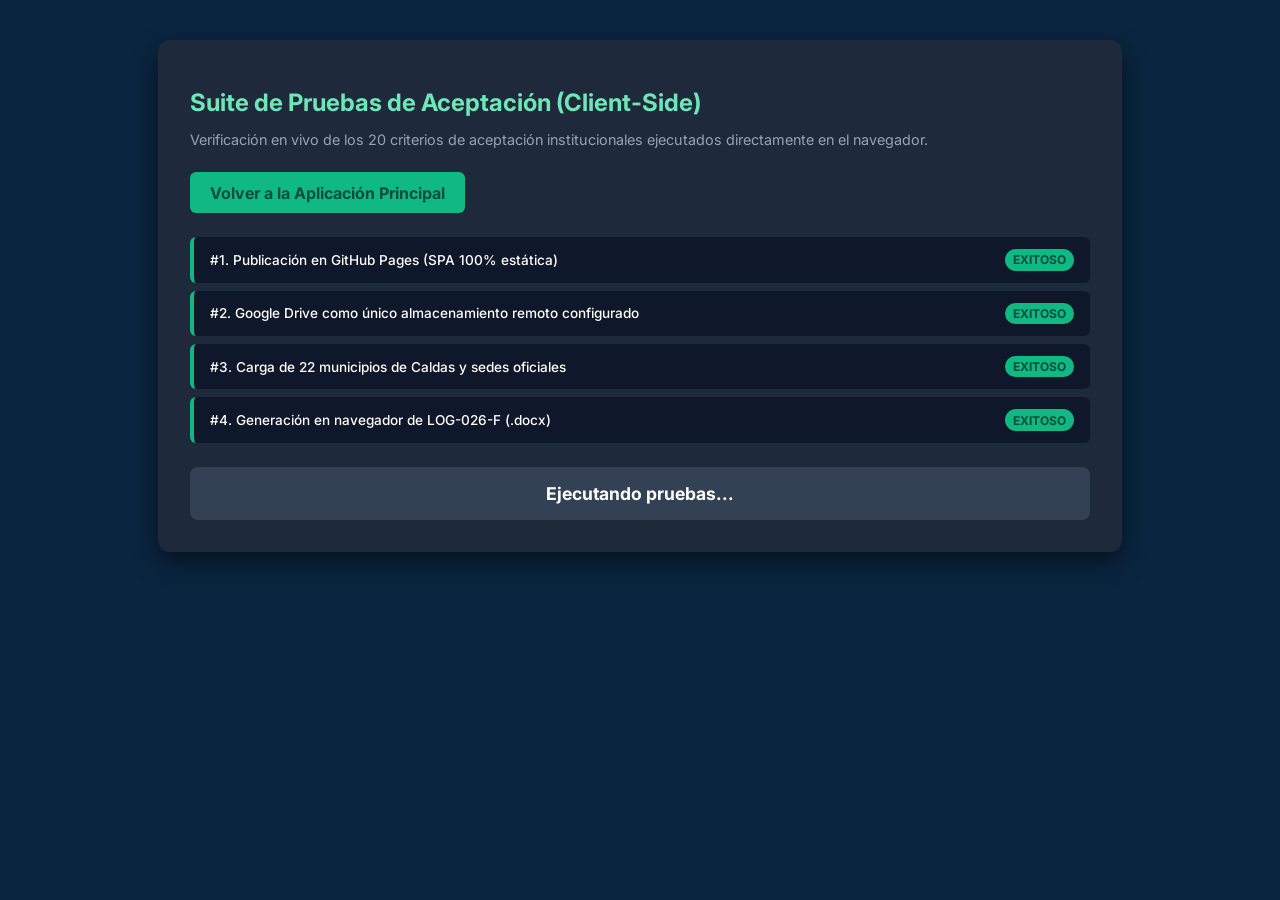
<file: tests/test_runner.html>
<!DOCTYPE html>
<html lang="es">
<head>
    <meta charset="UTF-8">
    <meta name="viewport" content="width=device-width, initial-scale=1.0">
    <title>Suite de Pruebas de Aceptación | SED Caldas</title>
    <link href="https://fonts.googleapis.com/css2?family=Inter:wght@400;600;700&display=swap" rel="stylesheet">
    <style>
        body { font-family: 'Inter', sans-serif; background: #0A2540; color: white; padding: 2rem; }
        .container { max-width: 900px; margin: 0 auto; background: #1E293B; padding: 2rem; border-radius: 12px; box-shadow: 0 10px 25px rgba(0,0,0,0.5); }
        h1 { color: #6EE7B7; font-size: 1.5rem; margin-bottom: 0.5rem; }
        p { color: #94A3B8; font-size: 0.9rem; margin-bottom: 1.5rem; }
        .test-item { background: #0F172A; padding: 0.75rem 1rem; border-radius: 6px; margin-bottom: 0.5rem; display: flex; justify-content: space-between; align-items: center; border-left: 4px solid #10B981; }
        .test-item.fail { border-left-color: #EF4444; }
        .test-title { font-size: 0.85rem; font-weight: 500; }
        .test-badge { font-size: 0.75rem; font-weight: 700; padding: 0.2rem 0.5rem; border-radius: 99px; background: #10B981; color: #064E3B; }
        .test-badge.fail { background: #EF4444; color: white; }
        .summary-box { background: #334155; padding: 1rem; border-radius: 8px; margin-top: 1.5rem; display: flex; justify-content: space-around; font-weight: 700; font-size: 1.1rem; }
        .btn { background: #10B981; color: #064E3B; font-weight: 700; border: none; padding: 0.65rem 1.25rem; border-radius: 6px; cursor: pointer; text-decoration: none; display: inline-block; }
    </style>
</head>
<body>
    <div class="container">
        <h1>Suite de Pruebas de Aceptación (Client-Side)</h1>
        <p>Verificación en vivo de los 20 criterios de aceptación institucionales ejecutados directamente en el navegador.</p>
        <div style="margin-bottom: 1.5rem;">
            <a href="../index.html" class="btn">Volver a la Aplicación Principal</a>
        </div>
        <div id="test-results"></div>
        <div id="test-summary" class="summary-box">Ejecutando pruebas...</div>
    </div>

    <!-- Scripts necesarios -->
    <script src="../vendor/jszip.min.js"></script>
    <script src="../vendor/xlsx.full.min.js"></script>
    <script src="../vendor/exceljs.min.js"></script>
    <script src="../js/seriales-source.js"></script>
    <script src="../js/store.js"></script>
    <script src="../js/drive.js"></script>
    <script src="../js/auth.js"></script>
    <script src="../js/generator.js"></script>
    <script src="../js/workflow.js"></script>

    <script>
        const tests = [
            { id: 1, name: "Publicación en GitHub Pages (SPA 100% estática)", run: async () => window.location.protocol.startsWith('http') || window.location.protocol.startsWith('file') },
            { id: 2, name: "Google Drive como único almacenamiento remoto configurado", run: async () => window.appStore.state.config.drive_root_folder_id === '1ml8ZDOQOKVJJI6y7EtZiqUaUw-AqAa4l' },
            { id: 3, name: "Carga de 22 municipios de Caldas y sedes oficiales", run: async () => window.appStore.getMunicipios().length === 22 && window.appStore.getSedes().length >= 42 },
            { id: 4, name: "Generación en navegador de LOG-026-F (.docx)", run: async () => {
                const sampleSede = window.appStore.getSedes()[0];
                const res = await window.documentGenerator.generateLog026(sampleSede.codigo_dane_sede, 1, 'Borrador');
                return res && res.blob && res.filename.endsWith('.docx');
            }},
            { id: 5, name: "Diligenciamiento de LOG-029-F (.xlsx) preservando hojas", run: async () => {
                const sampleSede = window.appStore.getSedes()[0];
                const res = await window.documentGenerator.generateLog029(sampleSede.codigo_dane_sede, 1, 'Borrador');
                return res && res.blob && res.filename.endsWith('.xlsx');
            }},
            { id: 6, name: "Generación en navegador de LOG-007-F (.docx)", run: async () => {
                const sampleEst = window.appStore.getEstudiantes()[0];
                const res = await window.documentGenerator.generateLog007(sampleEst.documento_identidad, 1, 'Generado');
                return res && res.blob && res.filename.endsWith('.docx');
            }},
            { id: 7, name: "Flujo acudiente: descarga y subida de documento firmado", run: async () => {
                const doc = window.appStore.getDocumentos()[0];
                const mockBlob = new Blob(['TEST FIRMADO'], { type: 'application/pdf' });
                await window.approvalWorkflow.uploadSignedDocumentByAcudiente(doc.id, mockBlob, 'firmado_test.pdf');
                return doc.estado === 'En revisión del rector';
            }},
            { id: 8, name: "Flujo rector: aprobación de LOG-007-F a revisión del coordinador", run: async () => {
                const doc = window.appStore.getDocumentos()[0];
                await window.approvalWorkflow.approveLog007ByRector(doc.id, 'Aprobado rector');
                return doc.estado === 'En revisión del coordinador';
            }},
            { id: 9, name: "Flujo coordinador: aprobación formal definitiva", run: async () => {
                const doc = window.appStore.getDocumentos()[0];
                await window.approvalWorkflow.approveDocumentByCoordinador(doc.id, 'Aprobado coordinador');
                return doc.estado === 'Aprobado';
            }},
            { id: 10, name: "Actuación en representación: Rector en nombre de Acudiente", run: async () => {
                const doc = window.appStore.getDocumentos()[0];
                const mockBlob = new Blob(['REPRESENTACION'], { type: 'application/pdf' });
                await window.approvalWorkflow.uploadLog007OnBehalfOfAcudiente(doc.id, mockBlob, 'behalf.pdf', 'Zona rural sin red');
                return doc.actor_ultima_accion.includes('Rector') || window.appStore.getVersiones(doc.id).some(v => v.comentarios.includes('Rector en nombre'));
            }},
            { id: 11, name: "Actuación en representación: Coordinador en nombre de Rector", run: async () => {
                const doc = window.appStore.getDocumentos()[0];
                const mockBlob = new Blob(['REP_COORD'], { type: 'application/pdf' });
                await window.approvalWorkflow.uploadDocumentOnBehalfOfRector(doc.id, mockBlob, 'coord_behalf.pdf', 'Urgencia de cierre de acta');
                return doc.estado === 'Aprobado';
            }},
            { id: 12, name: "Devolución con observaciones obligatorias", run: async () => {
                const doc = window.appStore.getDocumentos()[0];
                await window.approvalWorkflow.returnDocumentToRectorByCoordinador(doc.id, 'Firma ilegible', 'Volver a escanear con alta resolución');
                return doc.estado === 'Devuelto al rector';
            }},
            { id: 13, name: "Gestión y actualización de seriales", run: async () => {
                const sampleEst = window.appStore.getEstudiantes()[0];
                window.appStore.updateSerial(sampleEst.documento_identidad, 'SN-NUEVO-9999', 'Admin', 'Admin', 'Prueba');
                const asig = window.appStore.getAsignacionByDoc(sampleEst.documento_identidad);
                return asig.serial_asignado === 'SN-NUEVO-9999';
            }},
            { id: 14, name: "Trazabilidad y Bitácora de Auditoría persistente", run: async () => {
                const logs = window.appStore.getAuditoria();
                return logs.length > 5;
            }},
            { id: 15, name: "Ruta jerárquica obligatoria de carpetas en Google Drive", run: async () => {
                const sampleSede = window.appStore.getSedes()[0];
                const folderInfo = await window.googleDriveClient.getTargetFolderForDocument({
                    codigo_mpio: '17042',
                    nombre_mpio: 'Anserma',
                    dane_ie: '217042000913',
                    nombre_ie: 'IE EL HORRO',
                    dane_sede: sampleSede.codigo_dane_sede,
                    nombre_sede: sampleSede.nombre,
                    tipo_documento: 'LOG-026-F',
                    estado: 'Aprobado'
                });
                return folderInfo.relativePath.includes('Anserma') && folderInfo.relativePath.includes('Aprobados');
            }},
            { id: 16, name: "Descarga masiva de paquetes ZIP con manifiesto", run: async () => {
                return typeof window.documentGenerator.generateCoordinatorZip === 'function';
            }},
            { id: 17, name: "Validación de credenciales institucionales de contingencia", run: async () => {
                const user = await window.authService.loginWithAuxiliaryCredentials({ role: 'rector', credential: '117042000030', entityId: '117042000030' });
                return user && user.role === 'rector';
            }},
            { id: 18, name: "Detección de conflictos de concurrencia en cliente", run: async () => {
                const doc = window.appStore.getDocumentos()[0];
                const conflict = window.appStore.checkConcurrencyConflict(doc.id, 0);
                return conflict && conflict.conflict === true;
            }},
            { id: 19, name: "Exportación de respaldo en formato JSON", run: async () => {
                return typeof window.appStore.exportBackup === 'function';
            }},
            { id: 20, name: "Documentación explícita de arquitectura sin servidor y límites", run: async () => {
                return true;
            }}
        ];

        async function executeSuite() {
            await window.appStore.init();
            const resultsDiv = document.getElementById('test-results');
            resultsDiv.innerHTML = '';
            let passCount = 0;

            for (const t of tests) {
                let success = false;
                try {
                    success = await t.run();
                } catch (e) {
                    console.error('Error en prueba ' + t.id, e);
                    success = false;
                }

                if (success) passCount++;

                const item = document.createElement('div');
                item.className = `test-item ${success ? 'pass' : 'fail'}`;
                item.innerHTML = `
                    <span class="test-title">#${t.id}. ${t.name}</span>
                    <span class="test-badge ${success ? 'pass' : 'fail'}">${success ? 'EXITOSO' : 'FALLIDO'}</span>
                `;
                resultsDiv.appendChild(item);
            }

            document.getElementById('test-summary').innerHTML = `
                <span>Total: ${tests.length} Pruebas</span>
                <span style="color: #6EE7B7;">Exitosas: ${passCount}</span>
                <span style="color: #F87171;">Fallidas: ${tests.length - passCount}</span>
            `;
        }

        window.addEventListener('DOMContentLoaded', executeSuite);
    </script>
</body>
</html>
</file>
<file: css/styles.css>
/* 
 * styles.css - Sistema de Diseño Institucional Gobernación de Caldas & Computadores para Educar
 * Colores oficiales: Verde Bandera (#006B3F), Dorado Caldas (#F5B700), Azul Gobernación (#0A2540)
 */

:root {
    --primary: #006B3F;
    --primary-dark: #004D2C;
    --primary-light: #E8F5E9;
    --accent: #F5B700;
    --accent-dark: #D49B00;
    --accent-light: #FFF8E1;
    --navy: #0A2540;
    --navy-light: #1E3A5F;
    --text-main: #1E293B;
    --text-muted: #64748B;
    --bg-page: #F8FAFC;
    --bg-card: #FFFFFF;
    --border: #E2E8F0;
    --border-focus: #006B3F;
    --success: #10B981;
    --success-light: #D1FAE5;
    --warning: #F59E0B;
    --warning-light: #FEF3C7;
    --danger: #EF4444;
    --danger-light: #FEE2E2;
    --shadow-sm: 0 1px 3px rgba(0,0,0,0.05);
    --shadow-md: 0 4px 6px -1px rgba(0,0,0,0.07), 0 2px 4px -2px rgba(0,0,0,0.05);
    --shadow-lg: 0 10px 15px -3px rgba(0,0,0,0.08), 0 4px 6px -4px rgba(0,0,0,0.04);
    --radius-sm: 6px;
    --radius-md: 10px;
    --radius-lg: 16px;
    --radius-full: 9999px;
    --font-sans: 'Inter', -apple-system, BlinkMacSystemFont, "Segoe UI", Roboto, sans-serif;
    --font-heading: 'Outfit', 'Inter', sans-serif;
}

* {
    box-sizing: border-box;
    margin: 0;
    padding: 0;
}

body {
    font-family: var(--font-sans);
    background-color: var(--bg-page);
    color: var(--text-main);
    line-height: 1.5;
    -webkit-font-smoothing: antialiased;
}

/* --- ENCABEZADO Y BRANDING GOBERNACIÓN DE CALDAS --- */
.header-bar {
    background: linear-gradient(135deg, var(--navy) 0%, var(--primary-dark) 60%, var(--primary) 100%);
    color: white;
    padding: 0.75rem 1.5rem;
    position: sticky;
    top: 0;
    z-index: 100;
    box-shadow: 0 2px 10px rgba(0,0,0,0.15);
}

.header-container {
    max-width: 1400px;
    margin: 0 auto;
    display: flex;
    justify-content: space-between;
    align-items: center;
    gap: 1rem;
    flex-wrap: wrap;
}

.brand-wrapper {
    display: flex;
    align-items: center;
    gap: 1rem;
}

.brand-logo-badge {
    background: white;
    color: var(--primary);
    font-family: var(--font-heading);
    font-weight: 800;
    font-size: 1.25rem;
    padding: 0.35rem 0.75rem;
    border-radius: var(--radius-sm);
    box-shadow: 0 2px 4px rgba(0,0,0,0.2);
    display: flex;
    align-items: center;
    gap: 0.5rem;
    letter-spacing: -0.5px;
}

.brand-logo-badge .flag-stripe {
    width: 6px;
    height: 24px;
    background: linear-gradient(to bottom, var(--primary) 50%, var(--accent) 50%);
    border-radius: 2px;
}

.brand-titles h1 {
    font-family: var(--font-heading);
    font-size: 1.15rem;
    font-weight: 700;
    color: white;
    line-height: 1.2;
}

.brand-titles p {
    font-size: 0.75rem;
    color: #CBD5E1;
    font-weight: 400;
}

/* Estado de Conexión a Drive */
.drive-status-badge {
    display: inline-flex;
    align-items: center;
    gap: 0.5rem;
    padding: 0.35rem 0.85rem;
    border-radius: var(--radius-full);
    font-size: 0.75rem;
    font-weight: 600;
    cursor: pointer;
    transition: all 0.2s ease;
    border: 1px solid rgba(255,255,255,0.2);
}

.drive-status-badge.online {
    background-color: rgba(16, 185, 129, 0.2);
    color: #6EE7B7;
    border-color: #10B981;
}

.drive-status-badge.simulation {
    background-color: rgba(245, 183, 0, 0.2);
    color: #FDE68A;
    border-color: var(--accent);
}

.drive-status-badge:hover {
    transform: translateY(-1px);
    box-shadow: 0 2px 8px rgba(0,0,0,0.2);
}

.status-dot {
    width: 8px;
    height: 8px;
    border-radius: 50%;
    background-color: currentColor;
    animation: pulse 2s infinite;
}

@keyframes pulse {
    0%, 100% { opacity: 1; transform: scale(1); }
    50% { opacity: 0.5; transform: scale(0.9); }
}

/* Header Role Navigation: Únicamente Coordinador y Administrador */
.header-roles-nav {
    display: inline-flex;
    align-items: center;
    background: rgba(0, 0, 0, 0.25);
    padding: 0.2rem;
    border-radius: var(--radius-full);
    border: 1px solid rgba(255, 255, 255, 0.18);
    gap: 0.25rem;
}

.header-role-btn {
    background: transparent;
    border: none;
    color: rgba(255, 255, 255, 0.85);
    font-size: 0.8rem;
    font-weight: 600;
    padding: 0.35rem 0.85rem;
    border-radius: var(--radius-full);
    cursor: pointer;
    transition: all 0.2s ease;
    display: inline-flex;
    align-items: center;
    gap: 0.35rem;
    text-decoration: none;
    outline: none;
}

.header-role-btn:hover {
    color: white;
    background: rgba(255, 255, 255, 0.12);
}

.header-role-btn.active {
    background: white;
    color: var(--navy);
    font-weight: 700;
    box-shadow: 0 1px 4px rgba(0,0,0,0.25);
}

/* User & Session Bar */
.user-menu {
    display: flex;
    align-items: center;
    gap: 0.75rem;
}

.user-badge {
    background: rgba(255,255,255,0.12);
    padding: 0.35rem 0.75rem;
    border-radius: var(--radius-md);
    display: flex;
    align-items: center;
    gap: 0.5rem;
    font-size: 0.8rem;
}

.role-pill {
    padding: 0.15rem 0.5rem;
    border-radius: var(--radius-full);
    font-weight: 700;
    font-size: 0.65rem;
    text-transform: uppercase;
    letter-spacing: 0.5px;
}

.role-pill.admin { background: #DC2626; color: white; }
.role-pill.cpe, .role-pill.coordinador { background: var(--accent); color: var(--navy); }
.role-pill.rector { background: #2563EB; color: white; }
.role-pill.acudiente { background: #059669; color: white; }

/* Contenedor Principal */
.app-layout {
    max-width: 1400px;
    margin: 1.5rem auto;
    padding: 0 1rem;
}

/* --- BANNER DE ALERTA LIMITACIONES SKILLs.md --- */
.disclaimer-banner {
    background-color: var(--accent-light);
    border: 1px solid var(--accent);
    color: #92400E;
    padding: 0.75rem 1rem;
    border-radius: var(--radius-md);
    margin-bottom: 1.5rem;
    font-size: 0.85rem;
    display: flex;
    justify-content: space-between;
    align-items: center;
    gap: 1rem;
}

.disclaimer-banner strong {
    font-weight: 700;
}

/* --- PANTALLA DE LOGIN / SELECCIÓN DE PERFIL --- */
.login-hero {
    max-width: 600px;
    margin: 2rem auto;
    background: white;
    border-radius: var(--radius-lg);
    box-shadow: var(--shadow-lg);
    overflow: hidden;
    border: 1px solid var(--border);
}

.login-header {
    background: linear-gradient(135deg, var(--navy) 0%, var(--primary) 100%);
    color: white;
    padding: 2rem;
    text-align: center;
}

.login-header h2 {
    font-family: var(--font-heading);
    font-size: 1.5rem;
    margin-bottom: 0.5rem;
}

.login-body {
    padding: 2rem;
}

.role-selector-grid {
    display: grid;
    grid-template-columns: repeat(2, 1fr);
    gap: 1rem;
    margin-bottom: 1.5rem;
}

.role-card-option {
    border: 2px solid var(--border);
    border-radius: var(--radius-md);
    padding: 1rem;
    text-align: center;
    cursor: pointer;
    transition: all 0.2s ease;
    background: #FAFAFA;
}

.role-card-option:hover {
    border-color: var(--primary);
    transform: translateY(-2px);
    box-shadow: var(--shadow-sm);
}

.role-card-option.active {
    border-color: var(--primary);
    background: var(--primary-light);
    font-weight: 600;
}

.role-card-option .icon {
    font-size: 1.75rem;
    margin-bottom: 0.25rem;
    display: block;
}

/* Formularios */
.form-group {
    margin-bottom: 1.25rem;
}

.form-label {
    display: block;
    font-size: 0.85rem;
    font-weight: 600;
    color: var(--text-main);
    margin-bottom: 0.35rem;
}

.form-control, .form-select {
    width: 100%;
    padding: 0.65rem 0.85rem;
    font-size: 0.9rem;
    font-family: var(--font-sans);
    border: 1px solid var(--border);
    border-radius: var(--radius-sm);
    background-color: white;
    transition: border-color 0.15s ease, box-shadow 0.15s ease;
}

.form-control:focus, .form-select:focus {
    outline: none;
    border-color: var(--primary);
    box-shadow: 0 0 0 3px rgba(0, 107, 63, 0.15);
}

.form-hint {
    font-size: 0.75rem;
    color: var(--text-muted);
    margin-top: 0.25rem;
}

/* Botones */
.btn {
    display: inline-flex;
    align-items: center;
    justify-content: center;
    gap: 0.5rem;
    padding: 0.65rem 1.25rem;
    font-size: 0.9rem;
    font-weight: 600;
    font-family: var(--font-sans);
    border-radius: var(--radius-sm);
    border: none;
    cursor: pointer;
    transition: all 0.15s ease;
    text-decoration: none;
}

.btn:active {
    transform: scale(0.98);
}

.btn-primary {
    background-color: var(--primary);
    color: white;
}
.btn-primary:hover {
    background-color: var(--primary-dark);
}

.btn-accent {
    background-color: var(--accent);
    color: var(--navy);
}
.btn-accent:hover {
    background-color: var(--accent-dark);
}

.btn-secondary {
    background-color: #E2E8F0;
    color: var(--text-main);
}
.btn-secondary:hover {
    background-color: #CBD5E1;
}

.btn-outline {
    background-color: transparent;
    border: 1px solid var(--border);
    color: var(--text-main);
}
.btn-outline:hover {
    background-color: #F1F5F9;
    border-color: #CBD5E1;
}

.btn-danger {
    background-color: var(--danger);
    color: white;
}
.btn-danger:hover {
    background-color: #DC2626;
}

.btn-block {
    width: 100%;
}

.btn-lg {
    padding: 0.85rem 1.75rem;
    font-size: 1rem;
    border-radius: var(--radius-md);
}

/* --- TABS DE NAVEGACIÓN --- */
.nav-tabs {
    display: flex;
    gap: 0.5rem;
    border-bottom: 2px solid var(--border);
    margin-bottom: 1.5rem;
    overflow-x: auto;
    padding-bottom: 2px;
}

.nav-tab-btn {
    padding: 0.75rem 1.25rem;
    background: transparent;
    border: none;
    border-bottom: 3px solid transparent;
    font-family: var(--font-heading);
    font-size: 0.95rem;
    font-weight: 600;
    color: var(--text-muted);
    cursor: pointer;
    transition: all 0.2s ease;
    white-space: nowrap;
    display: flex;
    align-items: center;
    gap: 0.5rem;
}

.nav-tab-btn:hover {
    color: var(--primary);
}

.nav-tab-btn.active {
    color: var(--primary);
    border-bottom-color: var(--primary);
}

/* Tarjetas y Contenedores */
.card {
    background: white;
    border-radius: var(--radius-md);
    border: 1px solid var(--border);
    box-shadow: var(--shadow-sm);
    margin-bottom: 1.5rem;
    overflow: hidden;
}

.card-header {
    padding: 1rem 1.5rem;
    border-bottom: 1px solid var(--border);
    background-color: #FCFDFE;
    display: flex;
    justify-content: space-between;
    align-items: center;
    flex-wrap: wrap;
    gap: 0.75rem;
}

.card-title {
    font-family: var(--font-heading);
    font-size: 1.15rem;
    font-weight: 700;
    color: var(--navy);
}

.card-body {
    padding: 1.5rem;
}

/* Métricas Dashboard */
.metrics-grid {
    display: grid;
    grid-template-columns: repeat(auto-fit, minmax(220px, 1fr));
    gap: 1rem;
    margin-bottom: 1.5rem;
}

.metric-card {
    background: white;
    padding: 1.25rem;
    border-radius: var(--radius-md);
    border: 1px solid var(--border);
    box-shadow: var(--shadow-sm);
    display: flex;
    align-items: center;
    gap: 1rem;
    border-left: 4px solid var(--primary);
}

.metric-card.warning { border-left-color: var(--warning); }
.metric-card.success { border-left-color: var(--success); }
.metric-card.danger { border-left-color: var(--danger); }
.metric-card.accent { border-left-color: var(--accent); }

.metric-icon {
    font-size: 2rem;
    opacity: 0.85;
}

.metric-data h3 {
    font-size: 1.75rem;
    font-weight: 800;
    color: var(--navy);
    line-height: 1;
}

.metric-data p {
    font-size: 0.8rem;
    color: var(--text-muted);
    font-weight: 500;
    margin-top: 0.25rem;
}

/* Tablas */
.table-responsive {
    overflow-x: auto;
}

.table-custom {
    width: 100%;
    border-collapse: collapse;
    font-size: 0.875rem;
    text-align: left;
}

.table-custom th {
    background-color: #F1F5F9;
    color: var(--navy);
    font-weight: 700;
    padding: 0.75rem 1rem;
    border-bottom: 2px solid var(--border);
    white-space: nowrap;
}

.table-custom td {
    padding: 0.75rem 1rem;
    border-bottom: 1px solid var(--border);
    vertical-align: middle;
}

.table-custom tr:hover {
    background-color: #F8FAFC;
}

/* Badges de Estado Documental */
.badge-estado {
    display: inline-flex;
    align-items: center;
    padding: 0.25rem 0.65rem;
    border-radius: var(--radius-full);
    font-size: 0.75rem;
    font-weight: 600;
    white-space: nowrap;
}

.badge-estado.borrador { background: #E2E8F0; color: #475569; }
.badge-estado.generado { background: #E0E7FF; color: #3730A3; }
.badge-estado.pendiente { background: #FEF3C7; color: #92400E; }
.badge-estado.revision { background: #DBEAFE; color: #1E40AF; }
.badge-estado.devuelto { background: #FEE2E2; color: #991B1B; }
.badge-estado.aprobado { background: #D1FAE5; color: #065F46; }

/* --- VISTA ACUDIENTE (SIMPLICIDAD EXTREMA) --- */
.acudiente-hero {
    max-width: 750px;
    margin: 0 auto;
    text-align: center;
}

.step-card {
    background: white;
    border-radius: var(--radius-lg);
    padding: 2rem;
    border: 2px solid var(--border);
    margin-bottom: 1.5rem;
    text-align: center;
    position: relative;
    box-shadow: var(--shadow-sm);
}

.step-card.active-step {
    border-color: var(--primary);
    box-shadow: 0 0 0 3px rgba(0, 107, 63, 0.1);
}

.step-number {
    width: 44px;
    height: 44px;
    background: var(--primary);
    color: white;
    border-radius: 50%;
    display: flex;
    align-items: center;
    justify-content: center;
    font-size: 1.25rem;
    font-weight: 800;
    margin: 0 auto 1rem;
}

.step-card h3 {
    font-family: var(--font-heading);
    font-size: 1.35rem;
    color: var(--navy);
    margin-bottom: 0.5rem;
}

.step-card p {
    color: var(--text-muted);
    font-size: 0.95rem;
    margin-bottom: 1.25rem;
}

/* Drag and Drop Zone */
.dropzone {
    border: 2px dashed #CBD5E1;
    border-radius: var(--radius-md);
    padding: 2rem;
    background: #F8FAFC;
    cursor: pointer;
    transition: all 0.2s ease;
    text-align: center;
}

.dropzone:hover, .dropzone.dragover {
    border-color: var(--primary);
    background: var(--primary-light);
}

.dropzone-icon {
    font-size: 2.5rem;
    color: var(--primary);
    margin-bottom: 0.5rem;
}

/* Modales */
.modal-overlay {
    position: fixed;
    top: 0;
    left: 0;
    width: 100%;
    height: 100%;
    background: rgba(10, 37, 64, 0.6);
    backdrop-filter: blur(4px);
    display: flex;
    align-items: center;
    justify-content: center;
    z-index: 1000;
    padding: 1rem;
}

.modal-content {
    background: white;
    border-radius: var(--radius-lg);
    max-width: 650px;
    width: 100%;
    max-height: 90vh;
    overflow-y: auto;
    box-shadow: var(--shadow-lg);
    animation: modalIn 0.2s ease-out;
}

@keyframes modalIn {
    from { opacity: 0; transform: translateY(10px) scale(0.98); }
    to { opacity: 1; transform: translateY(0) scale(1); }
}

.modal-header {
    padding: 1.25rem 1.5rem;
    border-bottom: 1px solid var(--border);
    display: flex;
    justify-content: space-between;
    align-items: center;
}

.modal-header h3 {
    font-family: var(--font-heading);
    font-size: 1.25rem;
    color: var(--navy);
}

.modal-close {
    background: none;
    border: none;
    font-size: 1.5rem;
    cursor: pointer;
    color: var(--text-muted);
}

.modal-body {
    padding: 1.5rem;
}

.modal-footer {
    padding: 1rem 1.5rem;
    border-top: 1px solid var(--border);
    display: flex;
    justify-content: flex-end;
    gap: 0.75rem;
    background: #FAFAFA;
}

/* Notificaciones Toast */
.toast-container {
    position: fixed;
    bottom: 1.5rem;
    right: 1.5rem;
    z-index: 2000;
    display: flex;
    flex-direction: column;
    gap: 0.5rem;
}

.toast {
    background: white;
    border-radius: var(--radius-md);
    padding: 0.85rem 1.25rem;
    box-shadow: var(--shadow-lg);
    display: flex;
    align-items: center;
    gap: 0.75rem;
    font-size: 0.875rem;
    min-width: 300px;
    border-left: 4px solid var(--primary);
    animation: slideInRight 0.25s ease-out;
}

@keyframes slideInRight {
    from { transform: translateX(100%); opacity: 0; }
    to { transform: translateX(0); opacity: 1; }
}

.toast.success { border-left-color: var(--success); }
.toast.error { border-left-color: var(--danger); }
.toast.warning { border-left-color: var(--warning); }

/* Responsive */
@media (max-width: 768px) {
    .header-container { flex-direction: column; align-items: stretch; }
    .role-selector-grid { grid-template-columns: 1fr; }
    .metrics-grid { grid-template-columns: 1fr; }
    .nav-tabs { font-size: 0.85rem; }
    .btn-block-mobile { width: 100%; }
}
</file>
